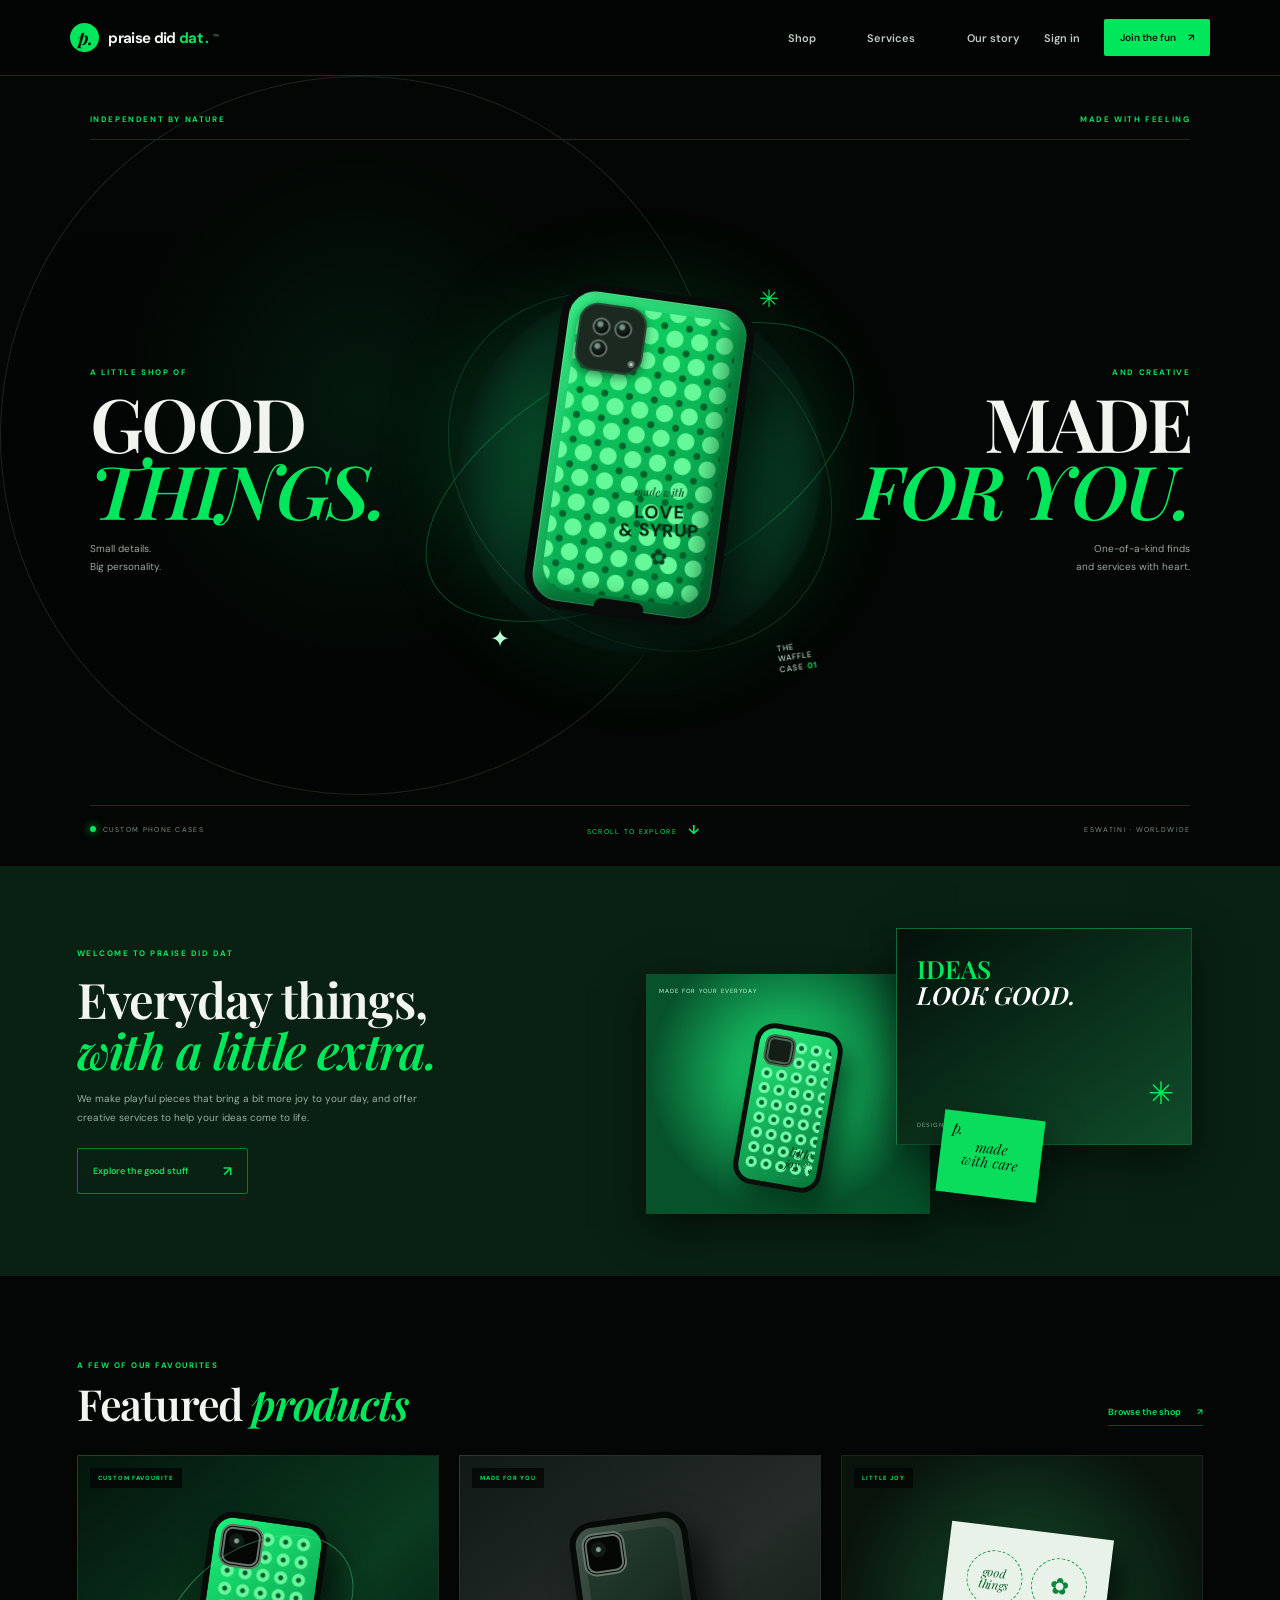
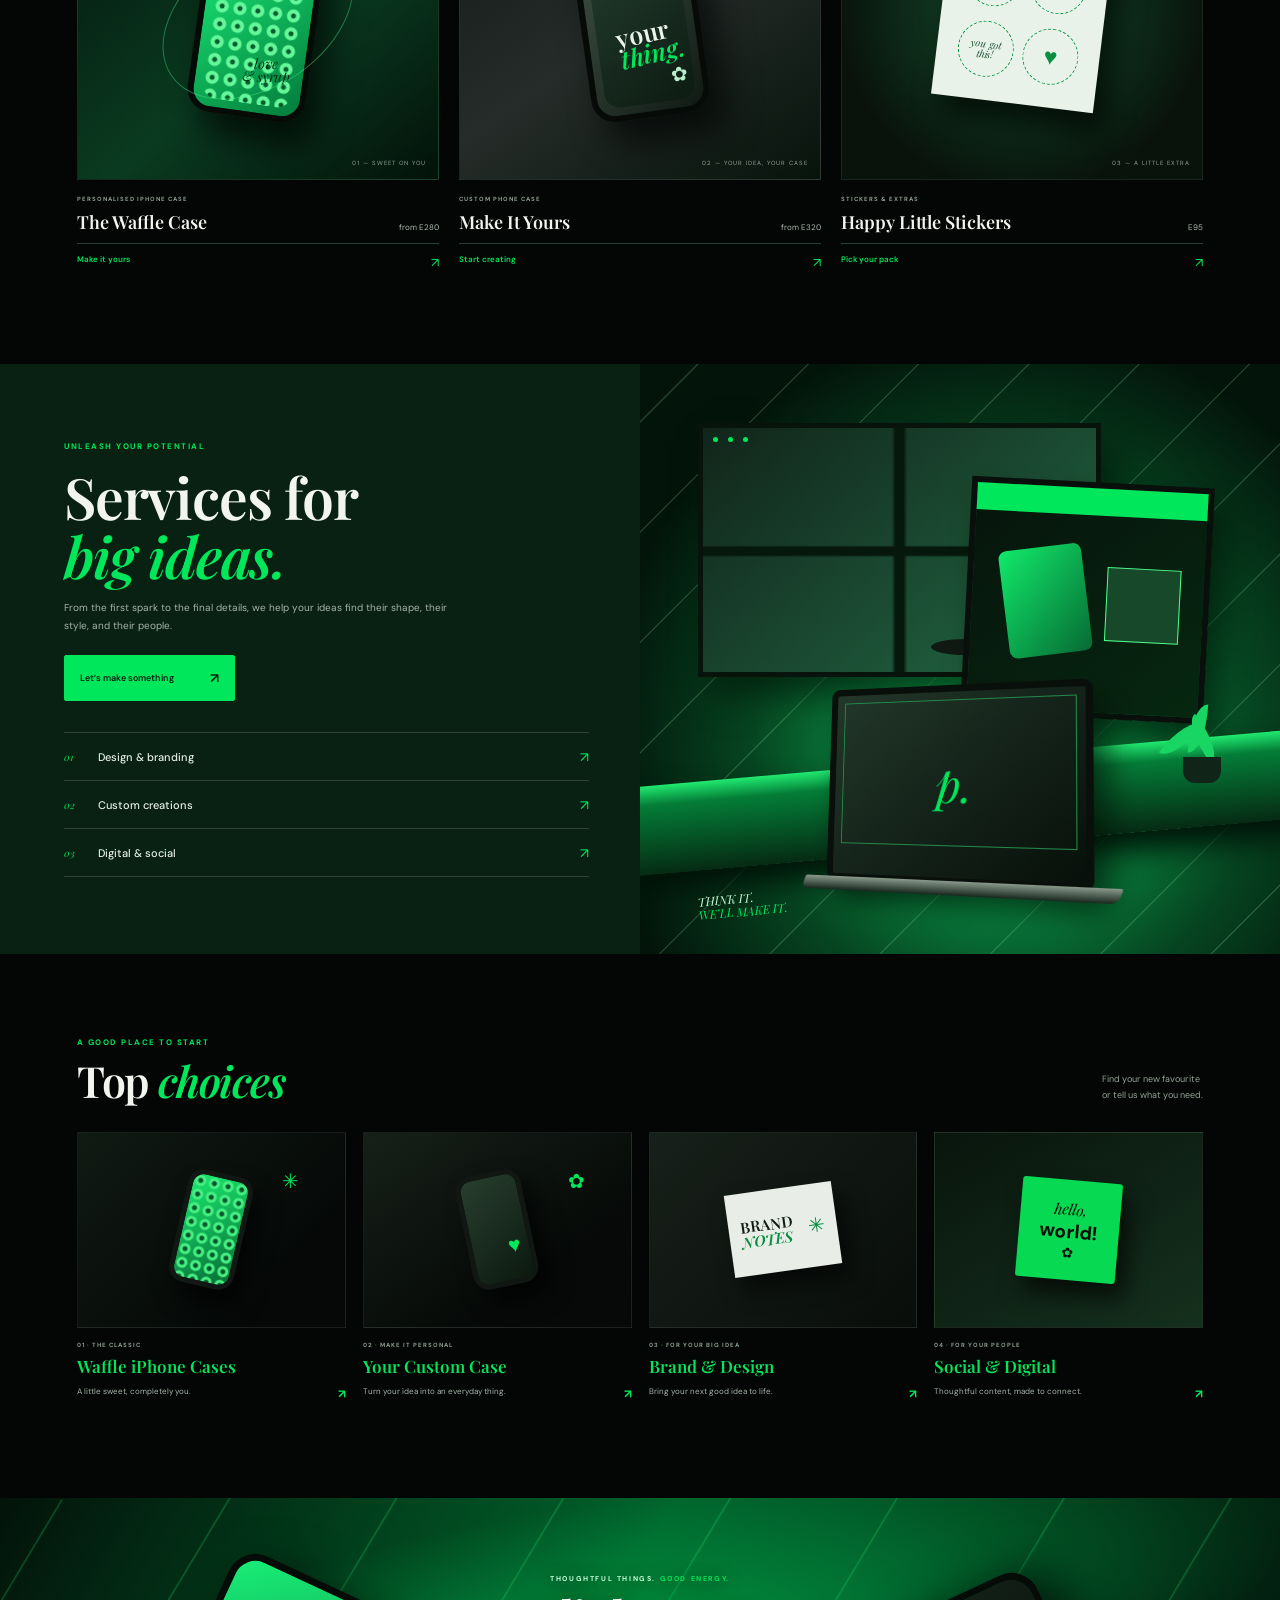
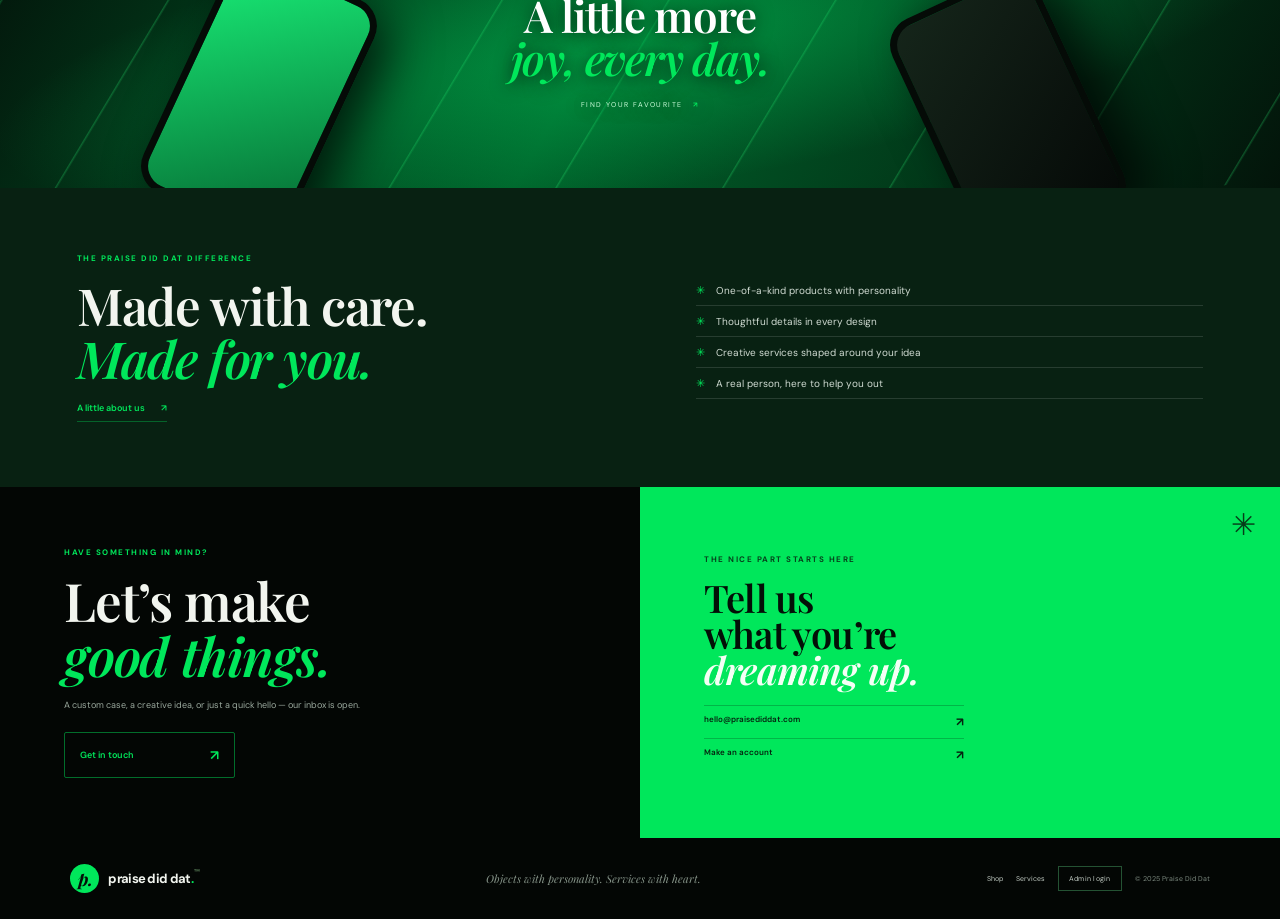
<file: praise did dat e commerce/index.html>
<!doctype html>
<html lang="en">
  <head>
    <meta charset="UTF-8" />
    <meta name="viewport" content="width=device-width, initial-scale=1.0" />
    <meta name="theme-color" content="#050806" />
    <meta name="description" content="Shop custom iPhone waffle cases and thoughtful creative services, all made with feeling by Praise Did Dat." />
    <title>Praise Did Dat — Made with feeling</title>
    <link rel="preconnect" href="https://fonts.googleapis.com" />
    <link rel="preconnect" href="https://fonts.gstatic.com" crossorigin />
    <link href="https://fonts.googleapis.com/css2?family=DM+Sans:wght@400;500;600;700&family=Playfair+Display:ital,wght@0,600;0,700;1,600;1,700&display=swap" rel="stylesheet" />
    <link rel="stylesheet" href="styles.css" />
    <script src="landing%20page.js" defer></script>
  </head>
  <body class="storefront neo-storefront">
    <header class="store-header neo-header">
      <a class="wordmark" href="#top" aria-label="Praise Did Dat trademark home"><span class="wordmark-icon">p.</span><span class="kinetic-wordmark" aria-hidden="true"><span class="kinetic-word">praise</span><span class="kinetic-word">did</span><span class="kinetic-word kinetic-green">dat</span><span class="wordmark-period">.</span><sup class="trademark-mark">™</sup></span></a>
      <nav class="store-nav" id="store-nav" aria-label="Main navigation"><a href="#shop">Shop</a><a href="#services">Services</a><a href="#about">Our story</a></nav>
      <div class="header-actions"><a class="sign-in-link" href="login.php">Sign in</a><a class="account-button" href="signup.php">Join the fun <span aria-hidden="true">↗</span></a></div>
      <button class="menu-toggle" type="button" aria-expanded="false" aria-controls="store-nav" aria-label="Open menu"><span></span><span></span></button>
    </header>

    <main id="top">
      <section class="neo-hero home-hero">
        <div class="neo-hero-top"><span class="neo-overline">INDEPENDENT BY NATURE</span><span class="neo-overline">MADE WITH FEELING</span></div>
        <div class="neo-hero-copy neo-copy-left"><p class="neo-mini-label">A LITTLE SHOP OF</p><h1>GOOD<br /><em>THINGS.</em></h1><p>Small details.<br />Big personality.</p></div>
        <div class="neo-hero-art" role="img" aria-label="A custom green waffle iPhone case"><div class="neo-hero-glow"></div><div class="neo-ring neo-ring-one"></div><div class="neo-ring neo-ring-two"></div><span class="neo-spark neo-spark-one">✳</span><span class="neo-spark neo-spark-two">✦</span>
          <div class="hero-phone-wrap"><div class="neo-phone"><div class="neo-camera"><i></i><i></i><i></i><b></b></div><div class="neo-waffle"></div><div class="neo-phone-copy"><small>made with</small><strong>LOVE<br />&amp; SYRUP</strong><span>✿</span></div><div class="neo-phone-notch"></div></div></div>
          <span class="neo-case-stamp">THE<br />WAFFLE<br />CASE <b>01</b></span>
        </div>
        <div class="neo-hero-copy neo-copy-right"><p class="neo-mini-label">AND CREATIVE</p><h2>MADE<br /><em>FOR YOU.</em></h2><p>One-of-a-kind finds<br />and services with heart.</p></div>
        <div class="neo-hero-bottom"><span><i></i> CUSTOM PHONE CASES</span><a href="#shop">SCROLL TO EXPLORE <b>↓</b></a><span>ESWATINI · WORLDWIDE</span></div>
      </section>

      <section class="neo-intro" id="about">
        <div class="neo-intro-copy"><p class="neo-section-label">WELCOME TO PRAISE DID DAT</p><h2>Everyday things,<br /><em>with a little extra.</em></h2><p>We make playful pieces that bring a bit more joy to your day, and offer creative services to help your ideas come to life.</p><a class="neo-button" href="#shop">Explore the good stuff <span>↗</span></a></div>
        <div class="neo-collage" aria-label="A showcase of our products and creative work"><div class="collage-card collage-case"><span class="collage-label">MADE FOR YOUR EVERYDAY</span><div class="collage-phone"><div class="collage-camera"></div><div class="collage-waffle"></div><span>little<br />joy <b>✳</b></span></div></div><div class="collage-card collage-design"><span>IDEAS<br /><em>LOOK GOOD.</em></span><i>✳</i><small>DESIGN · BRAND · CREATE</small></div><div class="collage-card collage-note"><b>p.</b><span>made<br />with care</span></div></div>
      </section>

      <section class="neo-products" id="shop">
        <div class="neo-section-head"><div><p class="neo-section-label">A FEW OF OUR FAVOURITES</p><h2>Featured <em>products</em></h2></div><a class="neo-inline-link" href="signup.html">Browse the shop <span>↗</span></a></div>
        <div class="neo-product-grid">
          <article class="neo-product reveal-card"><a class="neo-product-visual visual-waffle" href="signup.html" aria-label="Explore the iPhone Waffle Case"><span class="neo-badge">CUSTOM FAVOURITE</span><div class="catalog-phone catalog-phone-waffle"><i class="catalog-camera"></i><i class="catalog-waffle"></i><span>love<br />&amp; syrup</span></div><span class="visual-orbit"></span><span class="visual-caption">01 — SWEET ON YOU</span></a><div class="neo-product-info"><div><p>PERSONALISED IPHONE CASE</p><h3>The Waffle Case</h3></div><span>from E280</span></div><a class="neo-product-action" href="signup.html">Make it yours <b>↗</b></a></article>
          <article class="neo-product reveal-card"><a class="neo-product-visual visual-custom" href="signup.html" aria-label="Explore a custom phone case"><span class="neo-badge">MADE FOR YOU</span><div class="catalog-phone catalog-phone-custom"><i class="catalog-camera"></i><span class="custom-saying">your<br /><em>thing.</em></span><span class="custom-flower">✿</span></div><span class="visual-caption">02 — YOUR IDEA, YOUR CASE</span></a><div class="neo-product-info"><div><p>CUSTOM PHONE CASE</p><h3>Make It Yours</h3></div><span>from E320</span></div><a class="neo-product-action" href="signup.html">Start creating <b>↗</b></a></article>
          <article class="neo-product reveal-card"><a class="neo-product-visual visual-stickers" href="signup.html" aria-label="Explore happy little stickers"><span class="neo-badge">LITTLE JOY</span><div class="neo-sticker-sheet"><b>good<br />things</b><i>✿</i><span>you got<br />this!</span><em>♥</em></div><span class="visual-caption">03 — A LITTLE EXTRA</span></a><div class="neo-product-info"><div><p>STICKERS &amp; EXTRAS</p><h3>Happy Little Stickers</h3></div><span>E95</span></div><a class="neo-product-action" href="signup.html">Pick your pack <b>↗</b></a></article>
        </div>
      </section>

      <section class="neo-services" id="services">
        <div class="neo-service-copy"><p class="neo-section-label">UNLEASH YOUR POTENTIAL</p><h2>Services for<br /><em>big ideas.</em></h2><p>From the first spark to the final details, we help your ideas find their shape, their style, and their people.</p><a class="neo-button neo-button-light" href="mailto:hello@praisediddat.com">Let’s make something <span>↗</span></a><div class="neo-service-list"><div><span>01</span><b>Design &amp; branding</b><i>↗</i></div><div><span>02</span><b>Custom creations</b><i>↗</i></div><div><span>03</span><b>Digital &amp; social</b><i>↗</i></div></div></div>
        <div class="neo-service-art" aria-label="Creative studio illustration"><div class="studio-window"><span></span><span></span><span></span><i></i><b></b></div><div class="studio-screen"><div class="screen-top"></div><div class="screen-case"></div><div class="screen-panel"></div></div><div class="studio-table"></div><div class="studio-laptop"><span>p.</span><i></i></div><div class="studio-plant"><i></i><i></i><i></i><b></b></div><span class="studio-note">THINK IT.<br /><em>WE’LL MAKE IT.</em></span></div>
      </section>

      <section class="neo-choices">
        <div class="neo-section-head"><div><p class="neo-section-label">A GOOD PLACE TO START</p><h2>Top <em>choices</em></h2></div><p class="neo-head-aside">Find your new favourite<br />or tell us what you need.</p></div>
        <div class="neo-choice-grid">
          <a class="neo-choice reveal-card" href="signup.html"><div class="choice-art choice-phone"><div class="choice-device"></div><i>✳</i></div><p>01 · THE CLASSIC</p><h3>Waffle iPhone Cases</h3><span>A little sweet, completely you. <b>↗</b></span></a>
          <a class="neo-choice reveal-card" href="signup.html"><div class="choice-art choice-custom"><div class="choice-device"></div><i>✿</i></div><p>02 · MAKE IT PERSONAL</p><h3>Your Custom Case</h3><span>Turn your idea into an everyday thing. <b>↗</b></span></a>
          <a class="neo-choice reveal-card" href="mailto:hello@praisediddat.com"><div class="choice-art choice-design"><div class="choice-paper"><b>BRAND<br /><em>NOTES</em></b><i>✳</i></div></div><p>03 · FOR YOUR BIG IDEA</p><h3>Brand &amp; Design</h3><span>Bring your next good idea to life. <b>↗</b></span></a>
          <a class="neo-choice reveal-card" href="mailto:hello@praisediddat.com"><div class="choice-art choice-social"><div class="social-tile"><span>hello,</span><b>world!</b><i>✿</i></div></div><p>04 · FOR YOUR PEOPLE</p><h3>Social &amp; Digital</h3><span>Thoughtful content, made to connect. <b>↗</b></span></a>
        </div>
      </section>

      <section class="neo-manifesto" aria-label="Made for a little more joy"><div class="manifesto-glow"></div><div class="manifesto-object manifesto-case"></div><div class="manifesto-object manifesto-case-two"></div><div class="manifesto-words"><p>THOUGHTFUL THINGS. <span>GOOD ENERGY.</span></p><h2>A little more<br /><em>joy, every day.</em></h2><a href="#shop">FIND YOUR FAVOURITE <b>↗</b></a></div><span class="manifesto-orbit"></span></section>

      <section class="neo-why"><div class="why-heading"><p class="neo-section-label">THE PRAISE DID DAT DIFFERENCE</p><h2>Made with care.<br /><em>Made for you.</em></h2><a class="neo-inline-link" href="#about">A little about us <span>↗</span></a></div><ul class="why-list"><li><b>✳</b> One-of-a-kind products with personality</li><li><b>✳</b> Thoughtful details in every design</li><li><b>✳</b> Creative services shaped around your idea</li><li><b>✳</b> A real person, here to help you out</li></ul></section>

      <section class="neo-contact" id="contact"><div class="contact-dark"><p class="neo-section-label">HAVE SOMETHING IN MIND?</p><h2>Let’s make<br /><em>good things.</em></h2><p>A custom case, a creative idea, or just a quick hello — our inbox is open.</p><a class="neo-button" href="mailto:hello@praisediddat.com">Get in touch <span>↗</span></a></div><div class="contact-bright"><span class="contact-star">✳</span><p class="neo-section-label">THE NICE PART STARTS HERE</p><h3>Tell us<br />what you’re<br /><em>dreaming up.</em></h3><a href="mailto:hello@praisediddat.com">hello@praisediddat.com <b>↗</b></a><a href="signup.html">Make an account <b>↗</b></a></div></section>
    </main>

    <footer class="neo-footer"><a class="wordmark" href="#top" aria-label="Praise Did Dat trademark home"><span class="wordmark-icon">p.</span><span>praise did dat<span class="wordmark-period">.</span><sup class="trademark-mark">™</sup></span></a><p>Objects with personality. Services with heart.</p><div><a href="#shop">Shop</a><a href="#services">Services</a><a class="neo-admin-link" href="index.php?mode=admin">Admin login</a><span>© 2025 Praise Did Dat</span></div></footer>
  </body>
</html>
</file>
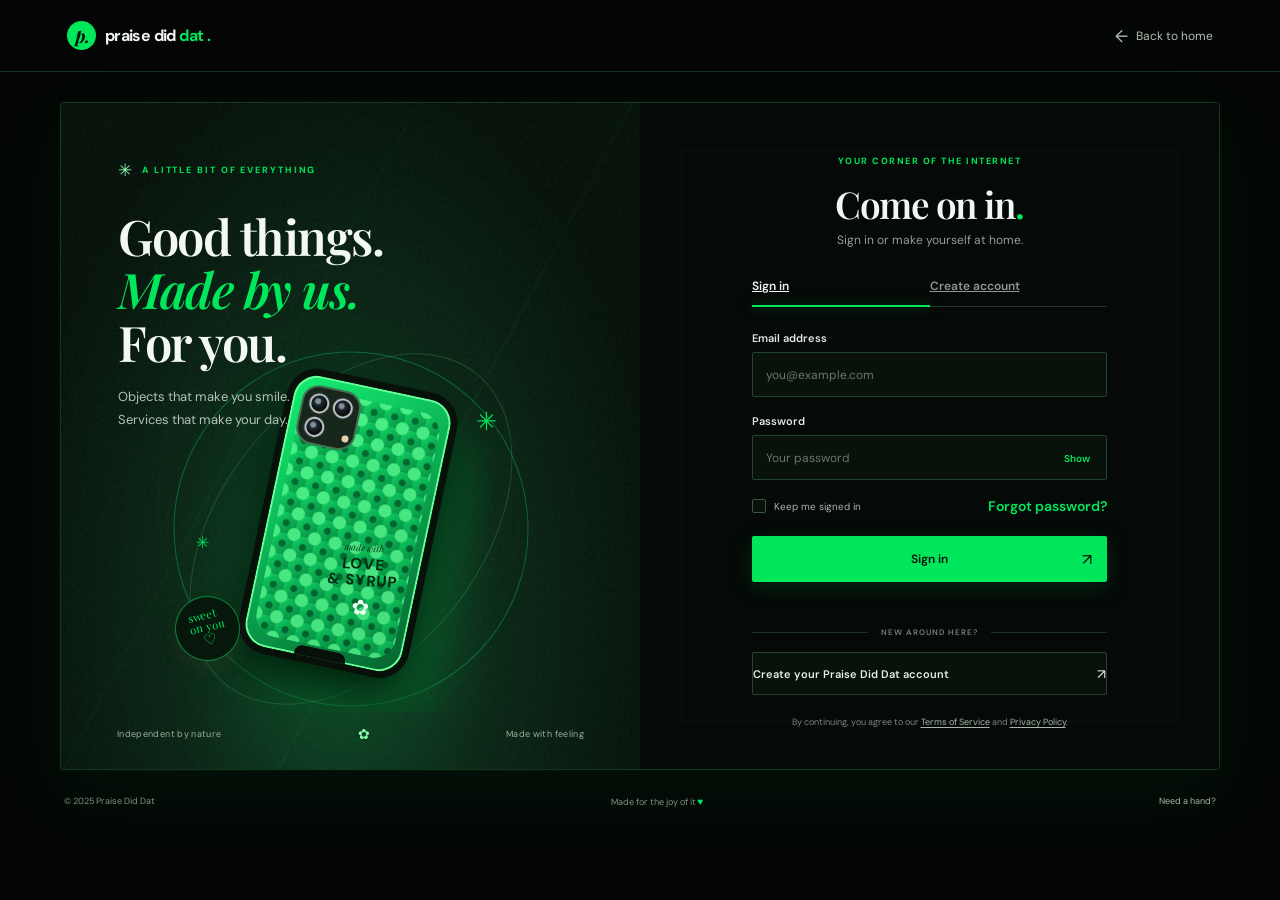
<file: praise did dat e commerce/login.html>
<!doctype html>
<html lang="en">
  <head>
    <meta charset="UTF-8" />
    <meta name="viewport" content="width=device-width, initial-scale=1.0" />
    <meta name="theme-color" content="#f8f5ef" />
    <title>Sign in — Praise Did Dat</title>
    <link rel="preconnect" href="https://fonts.googleapis.com" />
    <link rel="preconnect" href="https://fonts.gstatic.com" crossorigin />
    <link href="https://fonts.googleapis.com/css2?family=DM+Sans:wght@400;500;600;700&family=Playfair+Display:ital,wght@0,600;0,700;1,600;1,700&display=swap" rel="stylesheet" />
    <link rel="stylesheet" href="styles.css" />
    <script src="account-preview.js" defer></script>
  </head>
  <body class="auth-future">
    <header class="topbar"><a class="wordmark" href="index.html" aria-label="Praise Did Dat home"><span class="wordmark-icon">p.</span><span class="kinetic-wordmark" aria-hidden="true"><span class="kinetic-word">praise</span><span class="kinetic-word">did</span><span class="kinetic-word kinetic-green">dat</span><span class="wordmark-period">.</span></span></a><a class="back-link" href="index.html"><span aria-hidden="true">←</span><span>Back to home</span></a></header>
    <main class="page-shell" id="home">
      <section class="welcome-panel" aria-label="Welcome to Praise Did Dat"><div class="panel-grain"></div><div class="panel-copy"><p class="eyebrow"><span class="eyebrow-star">✳</span> A little bit of everything</p><h1>Good things.<br /><em>Made by us.</em><br />For you.</h1><p class="panel-description">Objects that make you smile.<br />Services that make your day.</p></div><div class="product-scene" aria-hidden="true"><div class="scene-orbit orbit-one"></div><div class="scene-orbit orbit-two"></div><span class="sparkle sparkle-one">✳</span><span class="sparkle sparkle-two">✳</span><div class="phone-shadow"></div><div class="phone"><div class="phone-camera"><span></span><span></span><span></span><i></i></div><div class="waffle-grid"></div><div class="case-label"><span>made with</span><strong>LOVE<br />&amp; SYRUP</strong><i>✿</i></div><div class="phone-cutout"></div></div><div class="sticker">sweet<br />on you <span>♡</span></div></div><div class="panel-footer"><span>Independent by nature</span><span class="footer-flower">✿</span><span>Made with feeling</span></div></section>
      <section class="auth-panel" aria-labelledby="auth-heading"><div class="auth-wrap">
        <div class="mobile-mark"><span class="wordmark-icon">p.</span> praise did dat<span class="wordmark-period">.</span></div>
        <div class="auth-intro"><p class="eyebrow auth-eyebrow">YOUR CORNER OF THE INTERNET</p><h2 id="auth-heading">Come on in<span class="heading-dot">.</span></h2><p class="auth-subtitle">Sign in or make yourself at home.</p></div>
        <nav class="auth-tabs" aria-label="Account access"><a class="auth-tab is-active" href="login.html" aria-current="page">Sign in</a><a class="auth-tab" href="signup.html">Create account</a><span class="tab-indicator"></span></nav>
        <form class="preview-form" method="post" action="index.php" data-mode="login">
          <label class="field"><span>Email address</span><input name="email" type="email" placeholder="you@example.com" autocomplete="email" required /></label>
          <label class="field password-field"><span>Password</span><span class="password-wrap"><input name="password" type="password" placeholder="Your password" autocomplete="current-password" required minlength="8" /><button class="show-password" type="button" aria-label="Show password">Show</button></span></label>
          <div class="form-extras"><label class="remember"><input type="checkbox" name="remember" /><span class="custom-check"></span><span>Keep me signed in</span></label><a class="text-link" href="mailto:hello@praisediddat.com?subject=Password%20help">Forgot password?</a></div>
          <button class="submit-button" type="submit"><span>Sign in</span><span class="submit-arrow" aria-hidden="true">↗</span></button>
          <p class="form-message" role="status" aria-live="polite"></p>
        </form>
        <div class="divider"><span></span><p>NEW AROUND HERE?</p><span></span></div><a class="social-button account-alternate" href="signup.html">Create your Praise Did Dat account <span>↗</span></a>
        <p class="auth-legal">By continuing, you agree to our <a href="#terms">Terms of Service</a> and <a href="#privacy">Privacy Policy</a>.</p>
      </div></section>
    </main>
    <footer class="site-footer"><span>© 2025 Praise Did Dat</span><span>Made for the joy of it <b>♥</b></span><div class="footer-links"><a href="mailto:hello@praisediddat.com">Need a hand?</a></div></footer>
  </body>
</html>
</file>
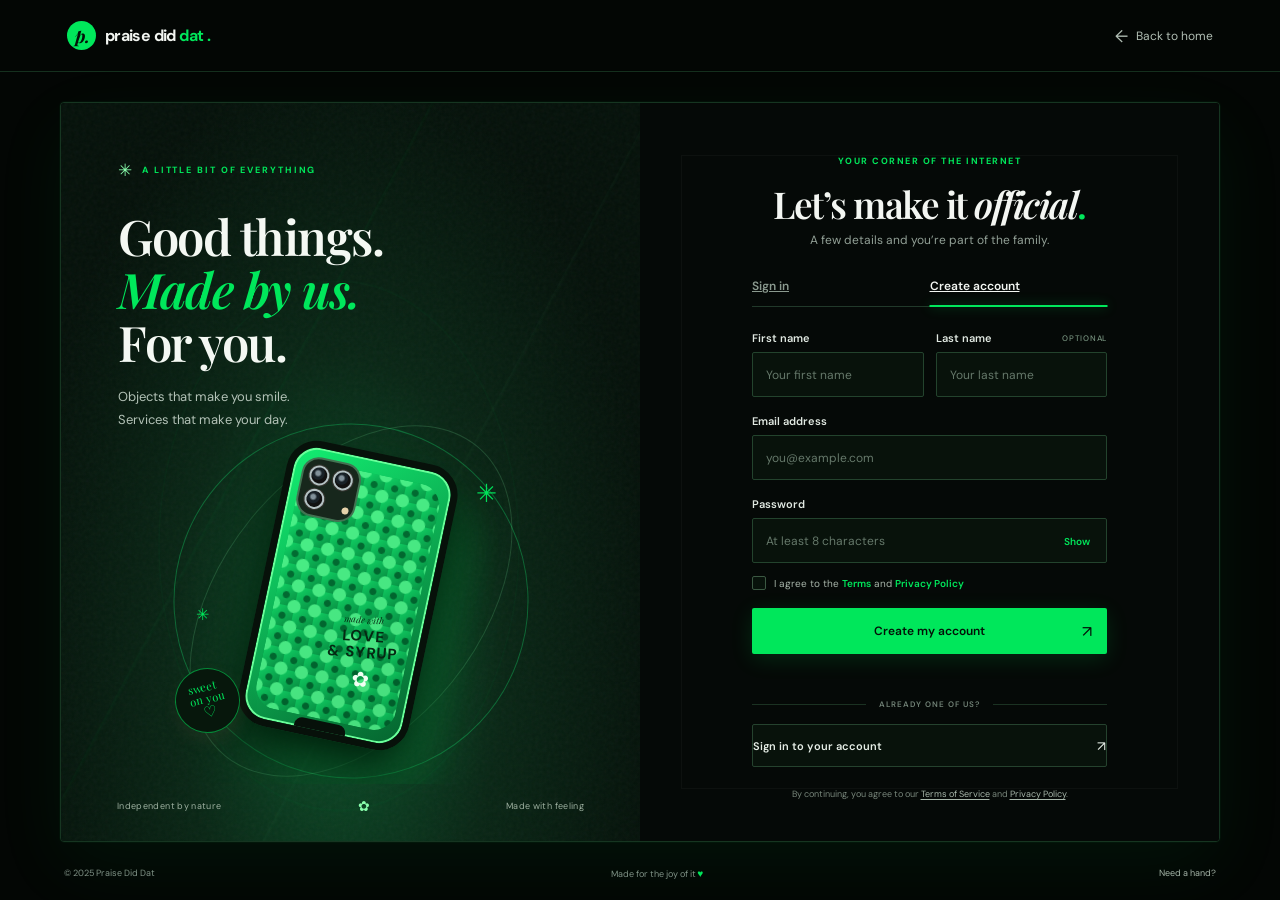
<file: praise did dat e commerce/signup.html>
<!doctype html>
<html lang="en">
  <head>
    <meta charset="UTF-8" />
    <meta name="viewport" content="width=device-width, initial-scale=1.0" />
    <meta name="theme-color" content="#f8f5ef" />
    <title>Create account — Praise Did Dat</title>
    <link rel="preconnect" href="https://fonts.googleapis.com" />
    <link rel="preconnect" href="https://fonts.gstatic.com" crossorigin />
    <link href="https://fonts.googleapis.com/css2?family=DM+Sans:wght@400;500;600;700&family=Playfair+Display:ital,wght@0,600;0,700;1,600;1,700&display=swap" rel="stylesheet" />
    <link rel="stylesheet" href="styles.css" />
    <script src="account-preview.js" defer></script>
  </head>
  <body class="auth-future">
    <header class="topbar"><a class="wordmark" href="index.html" aria-label="Praise Did Dat home"><span class="wordmark-icon">p.</span><span class="kinetic-wordmark" aria-hidden="true"><span class="kinetic-word">praise</span><span class="kinetic-word">did</span><span class="kinetic-word kinetic-green">dat</span><span class="wordmark-period">.</span></span></a><a class="back-link" href="index.html"><span aria-hidden="true">←</span><span>Back to home</span></a></header>
    <main class="page-shell" id="home">
      <section class="welcome-panel" aria-label="Welcome to Praise Did Dat"><div class="panel-grain"></div><div class="panel-copy"><p class="eyebrow"><span class="eyebrow-star">✳</span> A little bit of everything</p><h1>Good things.<br /><em>Made by us.</em><br />For you.</h1><p class="panel-description">Objects that make you smile.<br />Services that make your day.</p></div><div class="product-scene" aria-hidden="true"><div class="scene-orbit orbit-one"></div><div class="scene-orbit orbit-two"></div><span class="sparkle sparkle-one">✳</span><span class="sparkle sparkle-two">✳</span><div class="phone-shadow"></div><div class="phone"><div class="phone-camera"><span></span><span></span><span></span><i></i></div><div class="waffle-grid"></div><div class="case-label"><span>made with</span><strong>LOVE<br />&amp; SYRUP</strong><i>✿</i></div><div class="phone-cutout"></div></div><div class="sticker">sweet<br />on you <span>♡</span></div></div><div class="panel-footer"><span>Independent by nature</span><span class="footer-flower">✿</span><span>Made with feeling</span></div></section>
      <section class="auth-panel is-signup" aria-labelledby="auth-heading"><div class="auth-wrap">
        <div class="mobile-mark"><span class="wordmark-icon">p.</span> praise did dat<span class="wordmark-period">.</span></div>
        <div class="auth-intro"><p class="eyebrow auth-eyebrow">YOUR CORNER OF THE INTERNET</p><h2 id="auth-heading">Let’s make it <em>official</em><span class="heading-dot">.</span></h2><p class="auth-subtitle">A few details and you’re part of the family.</p></div>
        <nav class="auth-tabs signup-active" aria-label="Account access"><a class="auth-tab" href="login.html">Sign in</a><a class="auth-tab is-active" href="signup.html" aria-current="page">Create account</a><span class="tab-indicator"></span></nav>
        <form class="preview-form" method="post" action="index.php" data-mode="signup">
          <div class="name-fields"><label class="field"><span>First name</span><input name="firstName" type="text" placeholder="Your first name" autocomplete="given-name" required /></label><label class="field"><span>Last name <small>OPTIONAL</small></span><input name="lastName" type="text" placeholder="Your last name" autocomplete="family-name" /></label></div>
          <label class="field"><span>Email address</span><input name="email" type="email" placeholder="you@example.com" autocomplete="email" required /></label>
          <label class="field password-field"><span>Password</span><span class="password-wrap"><input name="password" type="password" placeholder="At least 8 characters" autocomplete="new-password" required minlength="8" /><button class="show-password" type="button" aria-label="Show password">Show</button></span></label>
          <label class="terms-check"><input type="checkbox" name="terms" required /><span class="custom-check"></span><span>I agree to the <a class="text-link" href="#terms">Terms</a> and <a class="text-link" href="#privacy">Privacy Policy</a></span></label>
          <button class="submit-button" type="submit"><span>Create my account</span><span class="submit-arrow" aria-hidden="true">↗</span></button>
          <p class="form-message" role="status" aria-live="polite"></p>
        </form>
        <div class="divider"><span></span><p>ALREADY ONE OF US?</p><span></span></div><a class="social-button account-alternate" href="login.html">Sign in to your account <span>↗</span></a>
        <p class="auth-legal">By continuing, you agree to our <a href="#terms">Terms of Service</a> and <a href="#privacy">Privacy Policy</a>.</p>
      </div></section>
    </main>
    <footer class="site-footer"><span>© 2025 Praise Did Dat</span><span>Made for the joy of it <b>♥</b></span><div class="footer-links"><a href="mailto:hello@praisediddat.com">Need a hand?</a></div></footer>
  </body>
</html>
</file>
<file: praise did dat e commerce/styles.css>
@import url('https://fonts.googleapis.com/css2?family=DM+Sans:wght@400;500;600;700&family=Playfair+Display:ital,wght@0,600;0,700;1,600;1,700&display=swap');

:root {
  font-family: 'DM Sans', sans-serif;
  color: #292820;
  background: #f8f5ef;
  font-synthesis: none;
  text-rendering: optimizeLegibility;
  -webkit-font-smoothing: antialiased;
  -moz-osx-font-smoothing: grayscale;
  font-size: 14px;
  --ink: #292820;
  --loki-green: #274d3b;
  --leaf-green: #527451;
  --line: #e9e5dc;
}
* { box-sizing: border-box; }
body { margin: 0; min-width: 320px; min-height: 100vh; }
.topbar { height: 72px; padding: 0 5.25%; display: flex; align-items: center; justify-content: space-between; border-bottom: 1px solid #eeebe4; background: #f8f5ef; }
.wordmark { text-decoration: none; color: var(--ink); font-weight: 700; font-size: 16px; letter-spacing: -.7px; display: flex; align-items: center; gap: 9px; }
.wordmark-icon, .mobile-mark .wordmark-icon { display: grid; place-items: center; width: 29px; height: 29px; border-radius: 50%; background: var(--loki-green); color: #fffaf4; font-family: 'Playfair Display', serif; font-size: 18px; font-style: italic; letter-spacing: -1.5px; }
.wordmark-period { color: var(--leaf-green); }
.trademark-mark { color: var(--leaf-green); font: 700 7px/1 'DM Sans',sans-serif; margin-left: 1px; position: relative; top: -4px; }
.kinetic-wordmark { display: inline-flex; align-items: baseline; gap: .23em; white-space: nowrap; }
.kinetic-word { display: inline-block; transform-origin: 50% 85%; animation: kinetic-word-bounce 3.6s cubic-bezier(.2,.7,.25,1) infinite; }
.kinetic-word:nth-child(2) { animation-delay: .14s; }
.kinetic-word:nth-child(3) { animation-delay: .28s; }
.kinetic-green { color: var(--leaf-green); }
@keyframes kinetic-word-bounce {
  0%, 7%, 100% { transform: translateY(0) rotate(0) scale(1); }
  2.5% { transform: translateY(-4px) rotate(-4deg) scale(1.06); }
  5% { transform: translateY(1px) rotate(2deg) scale(.98); }
}
.back-link { color: #79766c; text-decoration: none; font-size: 12px; display: flex; gap: 8px; align-items: center; }
.back-link span:first-child { font-size: 17px; transition: transform .2s; }
.back-link:hover span:first-child { transform: translateX(-3px); }
.page-shell { width: min(1160px, calc(100% - 80px)); min-height: 660px; margin: 35px auto 26px; display: grid; grid-template-columns: 1fr 1fr; background: #fffdfa; border-radius: 7px; overflow: hidden; box-shadow: 0 20px 65px #38301a0d; }
.welcome-panel { position: relative; overflow: hidden; min-height: 660px; padding: 56px 57px 27px; background: var(--loki-green); color: #fffaf2; isolation: isolate; }
.panel-grain { position: absolute; inset: 0; z-index: -1; opacity: .23; background-image: url("data:image/svg+xml,%3Csvg viewBox='0 0 180 180' xmlns='http://www.w3.org/2000/svg'%3E%3Cfilter id='n'%3E%3CfeTurbulence type='fractalNoise' baseFrequency='.85' numOctaves='3' stitchTiles='stitch'/%3E%3C/filter%3E%3Crect width='100%25' height='100%25' filter='url(%23n)' opacity='.2'/%3E%3C/svg%3E"); }
.panel-copy { position: relative; z-index: 3; }
.eyebrow { font-size: 9px; letter-spacing: 1.9px; text-transform: uppercase; font-weight: 700; display: flex; align-items: center; gap: 8px; margin: 0; color: #fffaf2; }
.eyebrow-star { font-size: 17px; color: #fff1bd; }
h1, h2 { font-family: 'Playfair Display', Georgia, serif; letter-spacing: -1.5px; }
h1 { font-size: 49px; line-height: 1.08; margin: 29px 0 16px; font-weight: 600; }
h1 em { font-weight: 600; color: #fff0be; }
.panel-description { font-size: 13px; line-height: 1.8; color: #fffaf2c9; margin: 0; }
.product-scene { position: absolute; width: 100%; height: 380px; left: 0; bottom: 57px; overflow: hidden; }
.scene-orbit { position: absolute; border: 1px solid #fff6e34f; border-radius: 50%; width: 355px; height: 355px; left: 50%; top: 52%; transform: translate(-50%, -50%) rotate(-25deg); }
.orbit-two { width: 260px; height: 400px; transform: translate(-50%, -50%) rotate(39deg); border-color: #fff5e32c; }
.phone-shadow { position: absolute; width: 179px; height: 294px; left: calc(50% - 83px); top: 62px; background: #8f4f3f50; filter: blur(22px); border-radius: 39px; transform: rotate(12deg) translate(12px, 18px); }
.phone { position: absolute; width: 174px; height: 291px; left: calc(50% - 90px); top: 46px; border-radius: 31px; border: 7px solid #4c4841; background: linear-gradient(135deg, #f7d28e 0%, #d4a76c 100%); box-shadow: inset 0 0 0 2px #fff5d4, 0 20px 35px #75483b44; transform: rotate(12deg); overflow: hidden; }
.waffle-grid { position: absolute; inset: 14px 9px 12px; border-radius: 22px; background: linear-gradient(135deg, #e9c58a, #c99a5e); background-image: radial-gradient(ellipse at 50% 50%, #b3824e 0 3px, transparent 4px), radial-gradient(ellipse at 50% 50%, #f8dba4 0 6px, transparent 7px); background-size: 21px 21px; background-position: 0 0, 10px 10px; opacity: .83; }
.phone-camera { position: absolute; z-index: 2; left: 9px; top: 9px; width: 60px; height: 60px; background: #555047; border: 2px solid #e6c68d; border-radius: 17px; display: grid; grid-template-columns: 20px 20px; grid-template-rows: 20px 20px; align-content: center; justify-content: center; gap: 4px; }
.phone-camera span { border-radius: 50%; border: 2px solid #b5c2c4; background: radial-gradient(circle at 40% 38%, #81919a 0 2px, #182127 4px 6px, #111 7px); box-shadow: 0 0 0 1px #36342f; }
.phone-camera i { position: absolute; width: 7px; height: 7px; border-radius: 50%; background: #e5d2aa; right: 4px; bottom: 7px; }
.case-label { position: absolute; z-index: 1; right: 19px; bottom: 46px; display: flex; align-items: center; flex-direction: column; color: #6d4734; transform: rotate(-8deg); }
.case-label span { font-family: 'Playfair Display', serif; font-size: 9px; font-style: italic; }
.case-label strong { font-size: 15px; text-align: center; line-height: 1.05; letter-spacing: 1px; margin: 4px 0; }
.case-label i { font-style: normal; color: var(--leaf-green); font-size: 21px; }
.phone-cutout { position: absolute; z-index: 4; width: 52px; height: 12px; left: 50%; bottom: -2px; transform: translateX(-50%); background: #4c4841; border-radius: 8px 8px 0 0; }
.sparkle { position: absolute; color: #fff5cf; }
.sparkle-one { left: calc(50% + 125px); top: 73px; font-size: 25px; }
.sparkle-two { left: calc(50% - 155px); top: 200px; font-size: 16px; }
.sparkle-three { left: calc(50% + 117px); top: 258px; font-size: 18px; }
.product-note { position: absolute; top: 213px; left: calc(50% + 108px); font-family: 'Playfair Display', serif; font-size: 12px; line-height: 1.4; color: #fffaf2; transform: rotate(5deg); }
.product-note em { color: #fff0be; }
.note-line { position: absolute; left: -31px; top: -6px; width: 28px; height: 30px; border-top: 1px solid #fffaf2a3; border-radius: 50%; transform: rotate(30deg); }
.sticker { position: absolute; left: calc(50% - 176px); bottom: 51px; width: 65px; height: 65px; border-radius: 50%; background: #fff1cf; color: #b9655d; display: flex; justify-content: center; align-items: center; flex-direction: column; font-family: 'Playfair Display', serif; font-size: 11px; line-height: 1.04; box-shadow: 0 8px 17px #76483a26; transform: rotate(-13deg); }
.sticker span { font-size: 15px; }
.panel-footer { position: absolute; bottom: 26px; left: 56px; right: 56px; display: flex; justify-content: space-between; align-items: center; font-size: 9px; letter-spacing: .35px; color: #fffaf2bb; }
.footer-flower { color: #fff1c2; font-size: 14px; }
.auth-panel { display: flex; justify-content: center; align-items: center; padding: 55px 48px 38px; }
.auth-wrap { width: 100%; max-width: 355px; }
.mobile-mark { display: none; }
.auth-intro { text-align: center; }
.auth-eyebrow { justify-content: center; color: var(--leaf-green); font-size: 9px; letter-spacing: 1.5px; }
.auth-intro h2 { font-size: 37px; font-weight: 600; margin: 15px 0 6px; line-height: 1.2; }
.heading-dot { color: var(--leaf-green); }
.auth-subtitle { font-size: 12px; color: #8a877e; margin: 0; }
.auth-tabs { position: relative; display: grid; grid-template-columns: 1fr 1fr; margin: 30px 0 24px; border-bottom: 1px solid var(--line); }
.auth-tab { font: 600 12px 'DM Sans', sans-serif; color: #99958b; background: transparent; border: 0; padding: 0 0 12px; cursor: pointer; transition: color .2s; }
.auth-tab.is-active { color: #39372f; }
.tab-indicator { height: 2px; background: var(--leaf-green); width: 50%; position: absolute; bottom: -1px; left: 0; transition: transform .25s cubic-bezier(.2, .7, .2, 1); }
.auth-tabs.signup-active .tab-indicator { transform: translateX(100%); }
.field { display: block; margin-bottom: 17px; }
.field > span:first-child { display: flex; align-items: center; justify-content: space-between; font-size: 11px; font-weight: 600; margin-bottom: 7px; }
.field small { font-size: 8px; letter-spacing: .7px; color: #a9a59a; font-weight: 500; }
.field input { width: 100%; height: 45px; border: 1px solid #e8e4db; border-radius: 3px; background: #fffdfa; padding: 0 13px; font: 12px 'DM Sans', sans-serif; color: var(--ink); outline: none; transition: border .2s, box-shadow .2s; }
.field input::placeholder { color: #b4b0a7; }
.field input:focus { border-color: var(--leaf-green); box-shadow: 0 0 0 3px #5274511c; }
.password-wrap { position: relative; display: block; }
.password-wrap input { padding-right: 55px; }
.show-password { position: absolute; right: 11px; top: 50%; transform: translateY(-50%); background: none; border: 0; color: var(--leaf-green); font: 600 10px 'DM Sans', sans-serif; cursor: pointer; }
.field-error { display: block; color: #bb554e; font-size: 10px; margin-top: 4px; min-height: 0; }
.field-error:empty { display: none; }
.field.has-error input { border-color: #c36c64; }
.name-fields { display: grid; grid-template-columns: 1fr 1fr; gap: 12px; }
.form-extras { display: flex; align-items: center; justify-content: space-between; margin: 2px 0 21px; }
.remember, .terms-check { display: flex; align-items: center; gap: 8px; font-size: 10px; color: #77746b; cursor: pointer; }
.remember input, .terms-check input { position: absolute; opacity: 0; }
.custom-check { width: 14px; height: 14px; border: 1px solid #d9d4ca; border-radius: 3px; flex: 0 0 14px; position: relative; background: #fffdfa; }
.remember input:checked + .custom-check, .terms-check input:checked + .custom-check { background: var(--leaf-green); border-color: var(--leaf-green); }
.remember input:checked + .custom-check:after, .terms-check input:checked + .custom-check:after { content: '✓'; position: absolute; color: white; font-size: 10px; left: 2px; top: -1px; }
.text-link { color: var(--leaf-green); text-decoration: none; font-weight: 600; }
.text-link:hover, .auth-legal a:hover, .footer-links a:hover { text-decoration: underline; }
.forgot-link { font-size: 10px; }
.terms-check { margin: -4px 0 18px; }
.terms-check a { position: relative; }
.submit-button { width: 100%; height: 46px; border: 0; background: #302e29; color: #fffaf3; border-radius: 3px; font: 600 12px 'DM Sans', sans-serif; display: flex; align-items: center; justify-content: center; position: relative; cursor: pointer; transition: background .2s, transform .2s; }
.submit-button:hover { background: #48443c; transform: translateY(-1px); }
.submit-arrow { position: absolute; right: 15px; font-size: 16px; font-weight: 400; }
.form-message { text-align: center; min-height: 15px; margin: 9px 0 0; font-size: 10px; color: #65815e; }
.form-message.error-message { color: #bb554e; }
.divider { display: flex; align-items: center; gap: 13px; margin: 21px 0 15px; }
.divider span { height: 1px; flex: 1; background: var(--line); }
.divider p { font-size: 8px; color: #a5a094; letter-spacing: 1px; font-weight: 600; white-space: nowrap; margin: 0; }
.social-button { width: 100%; height: 43px; background: #fffdfa; border: 1px solid #e8e4dc; border-radius: 3px; display: flex; align-items: center; justify-content: center; gap: 10px; font: 600 11px 'DM Sans', sans-serif; color: #48453d; cursor: pointer; transition: border .2s, background .2s; }
.social-button:hover { background: #fcf9f4; border-color: #cfc8bb; }
.social-button svg { width: 15px; height: 15px; }
.auth-legal { font-size: 9px; text-align: center; color: #a09c91; line-height: 1.7; margin: 20px 0 0; }
.auth-legal a { color: #79756b; text-decoration: underline; text-underline-offset: 2px; }
.site-footer { width: min(1160px, calc(100% - 80px)); margin: 0 auto 18px; padding: 0 4px; display: flex; align-items: center; justify-content: space-between; color: #98948a; font-size: 9px; }
.site-footer b { color: var(--leaf-green); font-size: 10px; }
.footer-links { display: flex; gap: 19px; }
.footer-links a { color: #7e7a70; text-decoration: none; }
.auth-panel.is-signup .remember, .auth-panel.is-signup .forgot-link, .auth-panel.is-signup .form-extras { display: none; }
.auth-panel.is-signup .terms-check { display: flex; }
.auth-panel.is-signup .auth-wrap { max-width: 355px; }
.auth-panel [hidden] { display: none !important; }
.account-alternate { display: flex; align-items: center; text-decoration: none; }
.account-alternate span { margin-left: auto; font-size: 14px; font-weight: 400; }
@media (min-width: 1400px) {
  .page-shell { margin-top: 46px; }
  .welcome-panel, .page-shell { min-height: 700px; }
  .welcome-panel { padding-top: 65px; }
  .product-scene { bottom: 64px; transform: scale(1.08); transform-origin: center bottom; }
  .auth-panel { padding-top: 60px; }
}
@media (max-width: 850px) {
  .page-shell { width: min(650px, calc(100% - 40px)); grid-template-columns: 1fr; margin-top: 20px; }
  .welcome-panel { min-height: 275px; padding: 34px 35px; }
  .panel-copy h1 { font-size: 36px; margin: 17px 0 10px; }
  .panel-description { font-size: 11px; }
  .product-scene { width: 48%; height: 100%; left: auto; right: 0; bottom: 0; transform: scale(.75); transform-origin: right bottom; }
  .panel-footer { left: 35px; right: 35px; bottom: 16px; }
  .auth-panel { padding: 40px; }
  .site-footer { width: calc(100% - 40px); }
}
@media (max-width: 520px) {
  .topbar { height: 60px; padding: 0 20px; }
  .back-link { font-size: 11px; }
  .page-shell { width: 100%; margin: 0; display: flex; flex-direction: column; border-radius: 0; box-shadow: none; }
  .welcome-panel { display: none; }
  .auth-panel { padding: 34px 25px 32px; align-items: flex-start; min-height: calc(100vh - 120px); }
  .auth-wrap { max-width: 390px; margin: auto; }
  .mobile-mark { display: flex; align-items: center; justify-content: center; gap: 8px; font-weight: 700; letter-spacing: -.5px; font-size: 14px; margin-bottom: 36px; }
  .mobile-mark .wordmark-icon { width: 26px; height: 26px; font-size: 16px; }
  .auth-intro h2 { font-size: 34px; }
  .auth-tabs { margin-top: 26px; }
  .site-footer { width: calc(100% - 40px); margin: 0 auto; padding: 15px 0 18px; gap: 9px; font-size: 8px; }
  .footer-links { gap: 10px; }
  .auth-legal { margin-top: 16px; }
  .field input { height: 46px; }
}

/* Separate Vans customer storefront: a red, white, and black visual system. */
.customer-header-actions .customer-vans-link { min-height: 34px; padding: 0 12px; display: inline-flex; align-items: center; gap: 8px; color: #fff; background: #e2231a; border: 1px solid #e2231a; text-decoration: none; font-weight: 700; }
.customer-header-actions .customer-vans-link:hover { color: #e2231a; background: transparent; }
.customer-welcome-links .customer-vans-button { color: #f3f5f4; font-size: 9px; text-decoration: none; border-bottom: 1px solid #e2231a; padding-bottom: 5px; }
.pdd-product-filters { margin: -5px 0 21px; display: flex; flex-wrap: wrap; gap: 8px; }
.pdd-product-filters button { min-height: 30px; padding: 0 13px; border: 1px solid #35543c; border-radius: 2px; color: #c5d0c7; background: #07110a; font: 700 8px 'DM Sans',sans-serif; cursor: pointer; transition: color .18s,background .18s,border-color .18s; }
.pdd-product-filters button:hover,.pdd-product-filters button.is-selected { color: #031007; background: var(--customer-green); border-color: var(--customer-green); }
#pdd-product-grid [data-product-category][hidden] { display: none; }
.pdd-products-empty { margin: 0; padding: 20px; color: #94a398; border: 1px dashed #294330; font-size: 10px; }
.vans-cart-page { --customer-green: #e2231a; color: #191919; background: #fff; }.vans-cart-page .customer-header { color: #111; background: #fff; border-color: #e4e4e4; }.vans-cart-page .customer-brand,.vans-cart-page .customer-header nav a,.vans-cart-page .customer-header-actions > a { color: #111; }.vans-cart-page .customer-brand-mark { color: white; background: #e2231a; }.vans-cart-page .customer-page-main > h1,.vans-cart-page .customer-cart-summary h2,.vans-cart-page .customer-checkout-side h2,.vans-cart-page .customer-checkout-items > h2 { color: #161616; }.vans-cart-page .customer-page-lede,.vans-cart-page .customer-cart-detail > span,.vans-cart-page .customer-cart-summary small,.vans-cart-page .customer-checkout-side > p:not(.customer-kicker) { color: #5f5f5f; }.vans-cart-page .customer-cart-items,.vans-cart-page .customer-cart-summary,.vans-cart-page .customer-checkout-items,.vans-cart-page .customer-checkout-side,.vans-cart-page .customer-order-card { background: #fff; border-color: #ddd; }.vans-cart-page .customer-cart-detail h2,.vans-cart-page .customer-cart-total,.vans-cart-page .customer-checkout-line strong,.vans-cart-page .customer-order-lines { color: #171717; }.vans-cart-page .customer-cart-row,.vans-cart-page .customer-checkout-line,.vans-cart-page .customer-order-heading,.vans-cart-page .customer-order-lines,.vans-cart-page .customer-order-footer { border-color: #e5e5e5; }.vans-cart-page .customer-cart-update input,.vans-cart-page .customer-address-fields input,.vans-cart-page .customer-note-field textarea,.vans-cart-page .customer-order-steps li > span { color: #111; background: #fff; border-color: #bbb; }.vans-cart-page .customer-button { color: white; background: #e2231a; border-color: #e2231a; }.vans-cart-page .customer-footer { color: #555; border-color: #ddd; }.vans-cart-page .customer-footer > span:first-child { color: #e2231a; }
@media (max-width: 360px) {
  .auth-panel { padding-left: 18px; padding-right: 18px; }
  .site-footer { width: calc(100% - 28px); font-size: 7px; }
  .name-fields { gap: 8px; }
}
@media (prefers-reduced-motion: reduce) {
  *, *::before, *::after { scroll-behavior: auto !important; transition: none !important; }
  .kinetic-word { animation: none; }
}

/* Scrollable storefront home */
html { scroll-behavior: smooth; scroll-padding-top: 86px; }
.storefront { --forest: #274d3b; --leaf: #527451; overflow-x: hidden; }
.store-header { height: 76px; padding: 0 max(5.5%, calc((100vw - 1280px) / 2)); display: flex; align-items: center; justify-content: space-between; gap: 28px; background: #f8f5efee; border-bottom: 1px solid #e9e5dc; position: sticky; top: 0; z-index: 20; backdrop-filter: blur(14px); }
.store-logo { display: flex; align-items: center; gap: 9px; color: var(--ink); font-size: 15px; font-weight: 700; letter-spacing: -.65px; text-decoration: none; white-space: nowrap; }
.store-logo .wordmark-icon { background: var(--forest); }
.store-nav { display: flex; justify-content: center; align-items: center; gap: clamp(22px, 4vw, 55px); margin-left: auto; }
.store-nav a, .sign-in-link { color: #5e5d53; text-decoration: none; font-size: 11px; font-weight: 600; transition: color .2s; }
.store-nav a:hover, .sign-in-link:hover { color: var(--leaf); }
.header-actions { display: flex; align-items: center; gap: 24px; }
.account-button { background: var(--forest); color: #fffaf2; border-radius: 2px; padding: 12px 16px; font-size: 10px; font-weight: 600; text-decoration: none; transition: background .2s, transform .2s; }
.account-button:hover, .dark-cta:hover { background: #3b614b; transform: translateY(-2px); }
.account-button span { padding-left: 10px; }
.menu-toggle { display: none; }
.home-hero { min-height: min(760px, calc(100svh - 76px)); min-height: max(640px, min(760px, calc(100svh - 76px))); position: relative; display: grid; grid-template-columns: 1fr 1fr; align-items: center; padding: 68px max(9%, calc((100vw - 1080px) / 2)); overflow: hidden; background: #eee9dc; isolation: isolate; }
.home-hero::before { content: ''; width: 56vw; height: 56vw; border: 1px solid #afaa9770; border-radius: 50%; position: absolute; left: -25vw; bottom: -45vw; z-index: -1; }
.home-hero::after { content: ''; position: absolute; height: 1px; width: 16%; bottom: 80px; left: 0; background: #fffaf2a3; }
.hero-noise { position: absolute; inset: 0; z-index: -1; opacity: .18; pointer-events: none; background: radial-gradient(ellipse at 50% 50%, transparent 28%, #524e3c22 100%); }
.hero-copy { position: relative; z-index: 2; padding-bottom: 26px; }
.home-kicker, .section-kicker { margin: 0 0 24px; color: var(--leaf); font-size: 9px; font-weight: 700; letter-spacing: 1.7px; }
.home-kicker span { color: #b48848; font-size: 15px; margin-right: 5px; }
.hero-copy h1 { color: #292a23; font-size: clamp(56px, 6.2vw, 81px); line-height: .99; letter-spacing: -3.7px; margin: 0 0 22px; font-weight: 600; }
.hero-copy h1 em, .section-heading h2 em, .services-intro h2 em, .about-copy h2 em, .home-bottom-cta h2 em { color: var(--leaf); font-weight: 600; }
.hero-description { color: #6f6d62; font-size: 13px; line-height: 1.8; margin: 0 0 26px; }
.dark-cta, .cream-cta { display: inline-flex; align-items: center; justify-content: space-between; gap: 35px; min-width: 180px; background: #302e29; color: #fffaf3; border-radius: 2px; padding: 15px 17px; font-size: 10px; font-weight: 600; text-decoration: none; transition: background .2s, transform .2s; }
.dark-cta span, .cream-cta span { font-size: 15px; font-weight: 400; }
.hero-footnote { color: #898579; font-size: 9px; margin: 54px 0 0; letter-spacing: .1px; }
.hero-footnote span { color: #b48848; font-size: 13px; padding-right: 4px; }
.hero-art { position: relative; min-height: 490px; height: 100%; display: grid; place-items: center; perspective: 950px; }
.art-sun { position: absolute; width: min(30vw, 370px); aspect-ratio: 1; border-radius: 50%; background: #ded1ad; top: 47%; left: 51%; transform: translate(-50%, -50%); box-shadow: inset -24px -28px 0 #c9bc9d42; }
.art-orbit { position: absolute; width: min(43vw, 520px); height: min(32vw, 390px); left: 50%; top: 51%; border: 1px solid #85836b60; border-radius: 50%; transform: translate(-50%, -50%) rotate(-32deg); }
.art-orbit-b { width: min(36vw, 430px); height: min(42vw, 480px); transform: translate(-50%, -50%) rotate(31deg); border-color: #a58f6b57; }
.hero-phone-wrap { width: 218px; height: 358px; z-index: 2; transform: translateY(var(--phone-y, 0px)) rotateX(var(--phone-tilt, 0deg)); transform-style: preserve-3d; transition: transform .12s linear; }
.hero-phone { position: relative; width: 100%; height: 100%; border-radius: 37px; border: 9px solid #3c3c35; background: linear-gradient(140deg, #eed19b, #bd9561); box-shadow: 22px 34px 42px #473b2c48, inset 0 0 0 2px #fff2ce; transform: rotateZ(11deg); overflow: hidden; }
.hero-phone::after { content: ''; position: absolute; inset: 0; border-radius: 28px; box-shadow: inset -10px -7px 15px #71543835, inset 5px 6px 10px #fff7dc70; pointer-events: none; }
.waffle-surface { position: absolute; inset: 14px 10px 14px; border-radius: 26px; background: radial-gradient(ellipse at 50% 50%, #ac8052 0 4px, transparent 5px), radial-gradient(ellipse at 50% 50%, #f5d8a2 0 9px, transparent 10px), linear-gradient(130deg,#f0d098,#c49a61); background-size: 28px 28px, 28px 28px, auto; background-position: 0 0, 14px 14px, 0 0; }
.case-cameras { position: absolute; z-index: 2; width: 75px; height: 75px; top: 12px; left: 12px; padding: 11px; display: grid; grid-template-columns: 21px 21px; grid-template-rows: 21px 21px; gap: 5px; border: 2px solid #e6c88f; border-radius: 21px; background: #56534b; box-shadow: 0 2px 5px #59443166; }
.case-cameras i, .mini-camera i { display: block; border-radius: 50%; border: 2px solid #abb6b8; background: radial-gradient(circle at 40% 38%, #788c94 0 2px, #172126 4px 7px, #080a0b 8px); }
.case-cameras b { position: absolute; right: 5px; bottom: 7px; width: 8px; height: 8px; background: #f0d7a3; border-radius: 50%; }
.waffle-caption { position: absolute; z-index: 2; right: 19px; bottom: 46px; display: flex; flex-direction: column; align-items: center; color: #6f4830; transform: rotate(-8deg); }
.waffle-caption small { font: italic 12px 'Playfair Display', serif; }
.waffle-caption strong { font-size: 20px; line-height: 1.05; letter-spacing: 1.5px; text-align: center; margin: 5px 0; }
.waffle-caption span { color: var(--leaf); font-size: 24px; }
.case-notch { position: absolute; z-index: 3; height: 13px; width: 57px; bottom: -3px; left: calc(50% - 28px); border-radius: 9px 9px 0 0; background: #3c3c35; }
.hero-spark { position: absolute; z-index: 3; color: #617a4e; font-size: 24px; }
.hero-spark-a { top: 14%; right: 16%; }
.hero-spark-b { bottom: 21%; right: 17%; font-size: 20px; color: #a9753d; }
.hero-spark-c { top: 30%; left: 11%; font-size: 17px; color: #a9753d; }
.floating-note { position: absolute; z-index: 4; top: 27%; right: 4%; color: #485c3e; font: italic 18px/1.05 'Playfair Display',serif; transform: rotate(7deg); }
.floating-note i { display: block; font-size: 23px; font-style: normal; text-align: right; }
.hero-sticker { position: absolute; z-index: 4; bottom: 16%; left: 5%; width: 76px; height: 76px; display: grid; place-content: center; text-align: center; border-radius: 50%; background: #f8f1df; color: #466746; font: 13px/1.05 'Playfair Display',serif; box-shadow: 0 8px 19px #55483328; transform: rotate(-11deg); }
.hero-sticker span { font: 15px 'DM Sans',sans-serif; }
.art-caption { position: absolute; z-index: 4; bottom: 4%; margin: 0; color: #777365; font-size: 8px; font-weight: 700; letter-spacing: 1.3px; }
.art-caption span { color: #a6a091; font-weight: 500; }
.scroll-cue { position: absolute; z-index: 2; bottom: 27px; left: 9%; display: flex; align-items: center; gap: 10px; color: #878477; text-decoration: none; font-size: 8px; letter-spacing: 1.3px; }
.scroll-cue-line { width: 30px; height: 1px; background: #718063; }
.ticker { overflow: hidden; height: 48px; display: flex; align-items: center; background: var(--forest); color: #f7f2e6; }
.ticker-track { display: flex; gap: 27px; align-items: center; min-width: max-content; animation: ticker 38s linear infinite; font-size: 8px; font-weight: 600; letter-spacing: 1.6px; }
.ticker-track b { color: #e6ca8c; font-size: 13px; }
@keyframes ticker { to { transform: translateX(-50%); } }
.content-section { width: min(1110px, calc(100% - 100px)); margin: 0 auto; }
.shop-section { padding-top: 113px; padding-bottom: 108px; }
.section-heading { display: flex; align-items: flex-end; justify-content: space-between; gap: 30px; margin-bottom: 43px; }
.section-kicker { margin-bottom: 17px; font-size: 8px; letter-spacing: 1.8px; }
.section-heading h2, .services-intro h2, .about-copy h2, .home-bottom-cta h2 { margin: 0; color: #302f28; font: 600 clamp(34px, 4vw, 48px)/1.08 'Playfair Display', Georgia,serif; letter-spacing: -1.5px; }
.section-aside { margin: 0 0 5px; color: #858175; font-size: 11px; line-height: 1.8; }
.product-grid { display: grid; grid-template-columns: repeat(3, 1fr); gap: 23px; }
.product-card { min-width: 0; }
.product-art { height: clamp(230px, 27vw, 330px); position: relative; display: grid; place-items: center; overflow: hidden; }
.art-waffle { background: #e7d8b9; }
.art-custom { background: #e5e8dc; }
.art-stickers { background: #e9ddd3; }
.product-tag { position: absolute; z-index: 4; top: 15px; left: 15px; padding: 7px 9px; background: #fffaf2dd; color: #535449; font-size: 7px; font-weight: 700; letter-spacing: 1px; }
.mini-phone { position: relative; width: 124px; height: 216px; border: 6px solid #42413a; border-radius: 25px; transform: rotate(10deg); background: #d7b27b; overflow: hidden; box-shadow: 15px 21px 26px #54442e3b; }
.mini-waffle { position: absolute; inset: 8px; border-radius: 19px; background: radial-gradient(ellipse at 50% 50%, #af8252 0 3px, transparent 4px), radial-gradient(ellipse at 50% 50%, #f5d8a2 0 7px, transparent 8px), linear-gradient(130deg,#eed09a,#c69c64); background-size: 23px 23px,23px 23px,auto; background-position: 0 0,11px 11px,0 0; }
.mini-camera { z-index: 2; position: absolute; width: 49px; height: 49px; top: 7px; left: 7px; display: grid; grid-template-columns: 13px 13px; grid-template-rows: 13px 13px; gap: 3px; place-content: center; border: 2px solid #dcc28f; border-radius: 14px; background: #4b4942; }
.mini-camera i { border-width: 1px; }
.mini-case-type { position: absolute; z-index: 2; right: 9px; bottom: 34px; color: #754e35; font: italic 14px/1 'Playfair Display',serif; text-align: center; transform: rotate(-8deg); }
.art-doodle { position: absolute; right: 17%; top: 21%; color: #687a50; font-size: 32px; }
.product-custom::before { content: ''; position: absolute; width: 250px; aspect-ratio: 1; border: 1px solid #abb59c; border-radius: 50%; }
.custom-case-card { position: relative; z-index: 2; width: 158px; height: 214px; display: flex; flex-direction: column; align-items: center; justify-content: center; background: #a8b99b; color: #334b34; border: 6px solid #41423a; border-radius: 26px; transform: rotate(-9deg); box-shadow: 15px 21px 26px #40503c36; }
.custom-case-card::before { content: ''; position: absolute; top: 7px; left: 8px; width: 47px; height: 47px; border-radius: 14px; background: #515148; border: 2px solid #d3d7bd; }
.tiny-star { position: absolute; top: 13px; right: 22px; color: #f2e8ce; font-size: 18px; }
.case-serif { padding-top: 20px; font: 600 32px/.94 'Playfair Display',serif; text-align: center; transform: rotate(-4deg); }
.case-serif i { color: #fff3d6; }
.custom-squiggle { font-size: 33px; margin-top: 5px; }
.custom-ring { position: absolute; z-index: 3; width: 42px; height: 42px; border: 5px solid #41423a; border-radius: 50%; top: calc(50% + 7px); left: calc(50% + 45px); box-shadow: inset 0 0 0 2px #d3d7bd; }
.custom-caption { position: absolute; bottom: 21px; color: #69705e; font-size: 8px; letter-spacing: 1.3px; }
.sticker-sheet { position: relative; width: 190px; height: 205px; padding: 17px; background: #f9f3e7; box-shadow: 13px 20px 27px #5c44312b; transform: rotate(7deg); display: grid; grid-template-columns: 1fr 1fr; align-items: center; justify-items: center; color: var(--forest); }
.sticker-sheet span, .sticker-sheet i, .sticker-sheet small { border: 1px dashed #b4bca3; border-radius: 50%; width: 67px; height: 67px; display: grid; place-content: center; text-align: center; font: italic 13px/1.05 'Playfair Display',serif; }
.sticker-sheet b { font-size: 35px; color: #b18b57; }
.sticker-sheet i { color: #9a695c; font-size: 12px; font-style: italic; }
.sticker-sheet strong { color: #c17b63; font-size: 25px; }
.sticker-sheet small { color: #70885e; font-size: 10px; }
.sticker-burst { position: absolute; bottom: 19%; right: 16%; color: #bd8f4b; font-size: 28px; }
.product-details { display: flex; justify-content: space-between; gap: 12px; align-items: flex-end; padding: 18px 0 7px; }
.product-type { margin: 0 0 7px; color: #959183; font-size: 7px; font-weight: 700; letter-spacing: 1.25px; }
.product-details h3 { margin: 0; color: #333229; font: 600 20px 'Playfair Display',Georgia,serif; letter-spacing: -.3px; }
.product-price { flex: 0 0 auto; color: #626254; font-size: 10px; padding-bottom: 2px; }
.product-link { display: flex; justify-content: space-between; align-items: center; padding: 12px 0 4px; border-top: 1px solid #e5e1d7; color: var(--forest); text-decoration: none; font-size: 9px; font-weight: 600; }
.product-link span { font-size: 14px; transition: transform .2s; }
.product-link:hover span { transform: translate(2px,-2px); }
.center-cta { text-align: center; padding-top: 48px; }
.outline-cta { display: inline-flex; align-items: center; gap: 35px; padding: 15px 18px; border: 1px solid #c9c5b9; color: #47463d; text-decoration: none; font-size: 10px; font-weight: 600; transition: border .2s, color .2s; }
.outline-cta:hover { border-color: var(--leaf); color: var(--leaf); }
.services-section { overflow: hidden; background: var(--forest); color: #fffaf2; position: relative; }
.services-section::before { content: ''; position: absolute; width: 550px; height: 550px; right: -260px; top: -310px; border: 1px solid #ffffff1a; border-radius: 50%; box-shadow: 0 0 0 40px #ffffff08, 0 0 0 80px #ffffff05; }
.services-inner { padding-top: 100px; padding-bottom: 100px; display: grid; grid-template-columns: .85fr 1.15fr; gap: 11%; align-items: center; position: relative; }
.services-intro { position: relative; }
.services-intro .section-kicker { color: #d9c994; }
.services-intro h2 { color: #fff9ed; font-size: clamp(36px,4.1vw,51px); }
.services-intro h2 em { color: #d8c896; }
.services-intro > p:not(.section-kicker) { max-width: 330px; margin: 20px 0 25px; color: #d9ddcf; font-size: 11px; line-height: 1.9; }
.cream-cta { min-width: 202px; background: #f1eadb; color: #334a38; }
.cream-cta:hover { background: #fff8e9; transform: translateY(-2px); }
.services-doodle { position: absolute; bottom: -66px; left: 72%; color: #d8c896; font-size: 48px; opacity: .75; }
.service-list { border-top: 1px solid #ffffff42; }
.service-item { min-height: 106px; display: grid; grid-template-columns: 35px 1fr 30px; gap: 13px; align-items: center; border-bottom: 1px solid #ffffff42; }
.service-number { color: #d8c896; font: italic 13px 'Playfair Display',serif; }
.service-item h3 { margin: 0 0 6px; color: #fffaf2; font: 600 19px 'Playfair Display',serif; }
.service-item p { margin: 0; color: #d2d7c9; font-size: 9px; line-height: 1.6; }
.service-symbol { color: #dfd1a7; font-size: 19px; justify-self: end; }
.services-note { color: #d2d7c9; font-size: 9px; margin: 17px 0 0; }
.services-note a { color: #e7d5a7; text-underline-offset: 3px; }
.about-section { display: grid; grid-template-columns: 1fr 1.4fr; align-items: center; gap: 11%; padding-top: 106px; padding-bottom: 107px; }
.about-seal { width: 195px; height: 195px; border-radius: 50%; border: 1px solid #879477; box-shadow: 0 0 0 12px #faf8f1,0 0 0 13px #c9c7b7; display: flex; align-items: center; justify-content: center; flex-direction: column; gap: 10px; justify-self: center; color: #66785e; transform: rotate(-12deg); }
.about-seal span { font-size: 7px; letter-spacing: 2px; }
.about-seal strong { color: #b88a54; font: 43px 'Playfair Display',serif; }
.about-copy h2 { font-size: clamp(32px,3.3vw,42px); }
.about-copy > p:not(.section-kicker) { max-width: 540px; color: #777469; font-size: 11px; line-height: 1.9; margin: 17px 0 17px; }
.about-link { color: var(--forest); font-size: 10px; font-weight: 600; text-decoration: none; border-bottom: 1px solid #aeb7a1; padding-bottom: 6px; }
.about-link span { margin-left: 18px; }
.home-bottom-cta { padding: 72px 20px 78px; text-align: center; background: #e9e5d8; }
.home-bottom-cta .section-kicker { margin-bottom: 15px; }
.home-bottom-cta h2 { font-size: clamp(34px,4.4vw,51px); margin-bottom: 24px; }
.home-bottom-cta .dark-cta { min-width: 200px; }
.store-footer { min-height: 90px; padding: 20px max(5.5%, calc((100vw - 1280px) / 2)); display: flex; align-items: center; justify-content: space-between; gap: 20px; background: #f8f5ef; }
.store-footer > p { color: #928e82; font: italic 13px 'Playfair Display',serif; }
.store-footer-links { display: flex; align-items: center; gap: 17px; color: #8d897d; font-size: 8px; }
.store-footer-links a { color: #5d6655; text-decoration: none; }
.store-footer-links a:hover { text-decoration: underline; }
.reveal-card { opacity: 1; transform: none; }
.has-motion .reveal-card { opacity: 0; transform: translateY(18px); transition: opacity .65s ease, transform .65s cubic-bezier(.2,.7,.2,1); }
.has-motion .reveal-card.is-visible { opacity: 1; transform: translateY(0); }
@media (max-width: 900px) {
  .store-header { padding: 0 4%; gap: 18px; }
  .store-nav { gap: 20px; }
  .header-actions { gap: 14px; }
  .home-hero { padding: 55px 6%; grid-template-columns: 1fr .95fr; }
  .hero-copy h1 { font-size: clamp(52px, 7vw, 68px); }
  .hero-art { transform: scale(.88); }
  .content-section { width: calc(100% - 64px); }
  .product-grid { gap: 15px; }
  .product-details { align-items: flex-start; flex-direction: column; gap: 8px; }
  .services-inner { gap: 7%; }
  .store-footer { padding-left: 4%; padding-right: 4%; }
}
@media (max-width: 650px) {
  html { scroll-padding-top: 66px; }
  .store-header { height: 66px; padding: 0 20px; }
  .store-nav { display: none; position: absolute; top: 65px; left: 0; right: 0; padding: 19px 24px 22px; flex-direction: column; align-items: flex-start; gap: 19px; background: #f8f5ef; border-bottom: 1px solid var(--line); box-shadow: 0 12px 18px #302e2910; }
  .store-nav.is-open { display: flex; }
  .header-actions { margin-left: auto; gap: 12px; }
  .account-button { padding: 11px 12px; font-size: 9px; }
  .sign-in-link { font-size: 10px; }
  .menu-toggle { display: flex; width: 28px; height: 34px; padding: 8px 3px; border: 0; background: transparent; flex-direction: column; justify-content: center; gap: 6px; cursor: pointer; }
  .menu-toggle span { width: 21px; height: 1px; background: #33382d; transition: transform .2s; }
  .menu-toggle[aria-expanded="true"] span:first-child { transform: translateY(3.5px) rotate(45deg); }
  .menu-toggle[aria-expanded="true"] span:last-child { transform: translateY(-3.5px) rotate(-45deg); }
  .home-hero { display: flex; flex-direction: column; align-items: flex-start; min-height: 0; padding: 58px 25px 68px; }
  .hero-copy { padding: 0; }
  .home-kicker { margin-bottom: 20px; font-size: 8px; }
  .hero-copy h1 { font-size: clamp(56px, 15vw, 75px); letter-spacing: -3px; }
  .hero-description { font-size: 12px; }
  .hero-footnote { margin-top: 30px; }
  .hero-art { width: 100%; min-height: 410px; margin-top: 7px; transform: none; }
  .art-sun { width: 260px; }
  .art-orbit { width: 340px; height: 280px; }
  .art-orbit-b { width: 280px; height: 360px; }
  .hero-phone-wrap { width: 185px; height: 304px; }
  .floating-note { right: 4%; top: 19%; }
  .hero-sticker { left: 3%; bottom: 15%; }
  .scroll-cue { left: 25px; bottom: 25px; }
  .content-section { width: calc(100% - 42px); }
  .shop-section { padding-top: 76px; padding-bottom: 77px; }
  .section-heading { display: block; margin-bottom: 27px; }
  .section-heading h2 { font-size: 37px; }
  .section-aside { margin-top: 13px; }
  .product-grid { grid-template-columns: 1fr; gap: 28px; }
  .product-art { height: min(82vw, 360px); }
  .product-details { flex-direction: row; align-items: flex-end; }
  .product-details h3 { font-size: 21px; }
  .mini-phone { transform: rotate(9deg) scale(1.08); }
  .center-cta { padding-top: 35px; }
  .outline-cta { font-size: 9px; }
  .services-inner { padding-top: 72px; padding-bottom: 72px; grid-template-columns: 1fr; gap: 43px; }
  .services-intro h2 { font-size: 42px; }
  .services-doodle { left: auto; right: 8px; bottom: -45px; }
  .service-item { min-height: 100px; grid-template-columns: 28px 1fr 23px; gap: 9px; }
  .service-item h3 { font-size: 18px; }
  .about-section { padding-top: 75px; padding-bottom: 77px; grid-template-columns: 1fr; gap: 43px; }
  .about-seal { width: 160px; height: 160px; }
  .about-copy h2 { font-size: 35px; }
  .home-bottom-cta { padding: 57px 20px 62px; }
  .home-bottom-cta h2 { font-size: 37px; }
  .store-footer { padding: 23px 21px; flex-wrap: wrap; gap: 12px; }
  .store-footer > p { order: 3; width: 100%; margin: 0; }
  .store-footer-links { gap: 12px; font-size: 7px; }
}
@media (prefers-reduced-motion: reduce) {
  .ticker-track { animation: none; }
  .has-motion .reveal-card { opacity: 1; transform: none; }
}

/* Green and black editorial storefront */
.neo-storefront { --neo-black: #030604; --neo-panel: #07190e; --neo-deep: #0a2413; --neo-green: #00e75b; --neo-soft-green: #68f49b; --neo-white: #f2f5ef; --neo-muted: #a5b4a8; color: var(--neo-white); background: var(--neo-black); }
.neo-header { position: sticky; top: 0; min-height: 72px; padding: 0 max(5.5%, calc((100vw - 1280px)/2)); gap: 24px; color: var(--neo-white); background: #030604f2; border-color: #173121; backdrop-filter: blur(14px); }
.neo-header .wordmark { color: var(--neo-white); font-size: 15px; }
.neo-header .wordmark-icon { background: var(--neo-green); color: #031007; }
.neo-header .kinetic-green, .neo-header .wordmark-period { color: var(--neo-green); }
.neo-header .store-nav a, .neo-header .sign-in-link { color: #c0cdc3; }
.neo-header .store-nav a:hover, .neo-header .sign-in-link:hover { color: var(--neo-green); }
.neo-header .account-button { color: #041108; background: var(--neo-green); border-radius: 2px; }
.neo-header .account-button:hover { background: #5aff91; }
.neo-header .menu-toggle span { background: var(--neo-white); }
.neo-hero { min-height: 675px; height: min(790px, calc(100svh - 72px)); position: relative; display: grid; grid-template-columns: 1fr minmax(250px, 1.05fr) 1fr; grid-template-rows: 45px 1fr 54px; align-items: center; gap: 18px; overflow: hidden; padding: 28px max(7%, calc((100vw - 1120px)/2)) 18px; isolation: isolate; background: #030604; }
.neo-hero::before { content: ''; position: absolute; z-index: -1; inset: 0; opacity: .38; background: radial-gradient(ellipse at 50% 45%, #06391f 0, transparent 46%), linear-gradient(180deg, #030604 0%, #020403 100%); }
.neo-hero::after { display: none; }
.neo-hero-top { grid-column: 1/-1; display: flex; justify-content: space-between; align-items: center; border-bottom: 1px solid #14301e; padding-bottom: 15px; }
.neo-overline, .neo-mini-label { color: var(--neo-green); font-size: 8px; font-weight: 700; letter-spacing: 1.6px; }
.neo-hero-copy { align-self: center; z-index: 2; }
.neo-copy-left { text-align: left; }
.neo-copy-right { text-align: right; }
.neo-mini-label { margin: 0 0 13px; }
.neo-hero-copy h1, .neo-hero-copy h2 { margin: 0; font: 600 clamp(42px, 5.8vw, 75px)/.9 'Playfair Display', Georgia, serif; letter-spacing: -2.5px; color: var(--neo-white); }
.neo-hero-copy h1 em, .neo-hero-copy h2 em { color: var(--neo-green); font-weight: 600; }
.neo-hero-copy > p:last-child { margin: 17px 0 0; color: #9da99f; font-size: 10px; line-height: 1.8; }
.neo-hero-art { height: 100%; min-height: 410px; position: relative; display: grid; place-items: center; perspective: 950px; }
.neo-hero-glow { position: absolute; width: min(31vw, 365px); aspect-ratio: 1; border-radius: 50%; background: radial-gradient(circle, #0c7d3e 0%, #07552d 35%, #06301d 62%, #05150d 75%); filter: blur(1px); box-shadow: 0 0 85px #00e75b2b; }
.neo-ring { position: absolute; width: min(40vw, 470px); height: 230px; border: 1px solid #12db7250; border-radius: 50%; transform: rotate(-28deg); }
.neo-ring-two { width: min(35vw, 410px); height: 330px; transform: rotate(36deg); border-color: #39b97837; }
.neo-hero-art .hero-phone-wrap { z-index: 2; width: 195px; height: 328px; transform: translateY(var(--phone-y,0px)) rotateX(var(--phone-tilt,0deg)); transition: transform .12s linear; }
.neo-phone { width: 100%; height: 100%; position: relative; overflow: hidden; border: 8px solid #080b09; border-radius: 35px; background: linear-gradient(145deg,#20ed7c,#00a84b 55%,#08743b); transform: rotate(8deg); box-shadow: 20px 28px 55px #000c, inset 0 0 0 1px #a8ffc855; }
.neo-phone::after { content: ''; position: absolute; inset: 0; border-radius: 26px; box-shadow: inset -15px -8px 22px #00281082, inset 5px 6px 18px #a3ffc54f; pointer-events: none; }
.neo-waffle { position: absolute; inset: 12px 9px; border-radius: 25px; background: radial-gradient(ellipse at 50% 50%,#00642b 0 3px,transparent 4px),radial-gradient(ellipse at 50% 50%,#66f99a 0 8px,transparent 9px),linear-gradient(135deg,#10d965,#069748); background-size: 25px 25px,25px 25px,auto; background-position: 0 0,12px 12px,0 0; }
.neo-camera { width: 68px; height: 68px; position: absolute; z-index: 2; top: 11px; left: 11px; display: grid; grid-template-columns: 18px 18px; grid-template-rows: 18px 18px; gap: 4px; place-content: center; border: 2px solid #234733; border-radius: 19px; background: #1c2920; box-shadow: 0 3px 10px #00260f8c; }
.neo-camera i, .neo-camera b { border-radius: 50%; border: 2px solid #627368; background: radial-gradient(circle at 40% 35%,#77938a 0 2px,#111c17 4px 7px,#050705 8px); }
.neo-camera b { position: absolute; width: 7px; height: 7px; right: 5px; bottom: 6px; background: #d5d8bd; }
.neo-phone-copy { position: absolute; z-index: 2; right: 20px; bottom: 43px; color: #032510; text-align: center; display: flex; align-items: center; flex-direction: column; transform: rotate(-7deg); }
.neo-phone-copy small { font: italic 11px 'Playfair Display',serif; }
.neo-phone-copy strong { margin: 4px 0; font: 700 18px/1 'DM Sans',sans-serif; letter-spacing: 1px; }
.neo-phone-copy span { color: #073e20; font-size: 21px; }
.neo-phone-notch { position: absolute; z-index: 4; left: calc(50% - 25px); bottom: -2px; width: 50px; height: 11px; border-radius: 8px 8px 0 0; background: #080b09; }
.neo-spark { position: absolute; z-index: 3; color: var(--neo-green); font-size: 24px; }
.neo-spark-one { top: 19%; right: 12%; }
.neo-spark-two { left: 9%; bottom: 20%; color: #bbffd0; }
.neo-case-stamp { position: absolute; z-index: 3; right: 2%; bottom: 17%; color: #d7ffe4; font-size: 8px; line-height: 1.3; letter-spacing: 1px; transform: rotate(-8deg); }
.neo-case-stamp b { color: var(--neo-green); }
.neo-hero-bottom { grid-column: 1/-1; display: flex; align-items: center; justify-content: space-between; border-top: 1px solid #14301e; padding-top: 15px; color: #839388; font-size: 7px; letter-spacing: 1.3px; }
.neo-hero-bottom span:first-child { display: flex; align-items: center; gap: 7px; }
.neo-hero-bottom i { width: 6px; height: 6px; display: inline-block; border-radius: 50%; background: var(--neo-green); box-shadow: 0 0 9px var(--neo-green); }
.neo-hero-bottom a { color: var(--neo-green); text-decoration: none; }
.neo-hero-bottom a b { margin-left: 8px; font-size: 13px; }
.neo-intro { min-height: 390px; padding: 62px max(6%, calc((100vw - 1180px)/2)); display: grid; grid-template-columns: .88fr 1.12fr; align-items: center; gap: 8%; background: #082112; overflow: hidden; }
.neo-section-label { margin: 0 0 16px; color: var(--neo-green); font-size: 8px; font-weight: 700; letter-spacing: 1.5px; }
.neo-intro-copy h2, .neo-section-head h2, .neo-service-copy h2, .why-heading h2, .manifesto-words h2, .contact-dark h2 { margin: 0; color: var(--neo-white); font: 600 clamp(34px, 4vw, 49px)/1.04 'Playfair Display', Georgia,serif; letter-spacing: -1.2px; }
.neo-intro-copy h2 em, .neo-section-head h2 em, .neo-service-copy h2 em, .why-heading h2 em, .manifesto-words h2 em, .contact-dark h2 em { color: var(--neo-green); font-weight: 600; }
.neo-intro-copy > p:not(.neo-section-label) { max-width: 370px; color: #9bafa0; font-size: 10px; line-height: 1.85; margin: 15px 0 21px; }
.neo-button { min-width: 171px; display: inline-flex; justify-content: space-between; align-items: center; gap: 28px; padding: 13px 15px; border: 1px solid #00e75b75; border-radius: 2px; color: var(--neo-green); font-size: 9px; font-weight: 600; text-decoration: none; transition: background .2s,color .2s,transform .2s; }
.neo-button:hover { background: var(--neo-green); color: #031007; transform: translateY(-2px); }
.neo-button span { font-size: 14px; }
.neo-collage { height: 286px; position: relative; }
.collage-card { position: absolute; box-shadow: 0 15px 40px #0008; }
.collage-case { width: 49%; height: 84%; bottom: 0; left: 4%; overflow: hidden; background: radial-gradient(circle at 50% 42%,#1ce979,#07512b 70%); }
.collage-label { position: absolute; top: 13px; left: 13px; color: #c8ffdc; font-size: 6px; letter-spacing: 1px; }
.collage-phone { position: absolute; left: 50%; top: 56%; width: 89px; height: 163px; transform: translate(-50%,-50%) rotate(10deg); border: 5px solid #09100b; border-radius: 20px; background: linear-gradient(140deg,#25ef7c,#08763b); box-shadow: 11px 15px 25px #001b0b99; }
.collage-camera { position: absolute; z-index: 2; left: 6px; top: 6px; width: 31px; height: 31px; border: 5px double #4a6752; border-radius: 9px; background: #141e17; }
.collage-waffle { position: absolute; inset: 8px 5px; border-radius: 14px; background: radial-gradient(circle,#05612d 0 2px,#74ffab 3px 5px,transparent 6px); background-size: 15px 15px; }
.collage-phone > span { position: absolute; z-index: 2; right: 5px; bottom: 16px; color: #06331a; text-align: center; font: italic 12px/1 'Playfair Display',serif; }
.collage-phone > span b { color: #c6ffd8; }
.collage-design { width: 51%; height: 76%; right: 2%; top: 0; padding: 28px 20px; background: linear-gradient(145deg,#03100a,#104d2b); border: 1px solid #23df7550; color: var(--neo-green); }
.collage-design > span { font: 600 25px/.92 'Playfair Display',serif; }
.collage-design > span em { color: white; }
.collage-design > i { position: absolute; right: 17px; bottom: 30px; font-size: 31px; font-style: normal; }
.collage-design > small { position: absolute; left: 20px; bottom: 15px; color: #8cb19a; font-size: 6px; letter-spacing: 1px; }
.collage-note { width: 101px; height: 82px; right: 28%; bottom: 6%; z-index: 3; display: grid; place-items: center; background: #0add5b; color: #03240f; transform: rotate(7deg); }
.collage-note b { position: absolute; top: 7px; left: 9px; font: italic 15px 'Playfair Display',serif; }
.collage-note span { font: italic 14px/1 'Playfair Display',serif; text-align: center; }
.neo-products { padding: 84px max(6%, calc((100vw - 1180px)/2)) 89px; background: #030604; }
.neo-section-head { display: flex; justify-content: space-between; align-items: flex-end; gap: 25px; margin-bottom: 29px; }
.neo-section-head .neo-section-label { margin-bottom: 11px; }
.neo-section-head h2 { font-size: clamp(32px, 3.8vw, 43px); }
.neo-inline-link { color: var(--neo-green); text-decoration: none; font-size: 9px; font-weight: 600; border-bottom: 1px solid #00e75b55; padding-bottom: 7px; white-space: nowrap; }
.neo-inline-link span { margin-left: 14px; }
.neo-product-grid { display: grid; grid-template-columns: repeat(3,minmax(0,1fr)); gap: 20px; }
.neo-product { min-width: 0; }
.neo-product-visual { height: clamp(220px, 27vw, 325px); position: relative; display: grid; place-items: center; overflow: hidden; text-decoration: none; border: 1px solid #ffffff12; }
.visual-waffle { background: linear-gradient(140deg,#04150c,#0a3b20 56%,#03120a); }
.visual-custom { background: linear-gradient(145deg,#111916,#252c29 50%,#07140c); }
.visual-stickers { background: radial-gradient(circle at 50% 47%,#15512e,#09130c 74%); }
.neo-badge { position: absolute; z-index: 4; left: 12px; top: 12px; padding: 6px 8px; color: var(--neo-green); background: #030604c9; font-size: 6px; font-weight: 700; letter-spacing: 1px; }
.catalog-phone { position: relative; width: 119px; height: 202px; border: 6px solid #070b08; border-radius: 24px; box-shadow: 14px 22px 34px #000a; transform: rotate(8deg); overflow: hidden; }
.catalog-phone-waffle { background: linear-gradient(135deg,#1bf47a,#047b3c); }
.catalog-phone-waffle::before { content: ''; position: absolute; inset: 8px; border-radius: 16px; background: radial-gradient(circle,#045b2b 0 2px,#65f89a 3px 6px,transparent 7px); background-size: 18px 18px; }
.catalog-camera { position: absolute; z-index: 2; left: 6px; top: 6px; width: 43px; height: 43px; border: 5px double #66766a; border-radius: 12px; background: radial-gradient(circle at 34% 35%,#83a494 0 2px,#111b14 3px 7px,#050705 8px); }
.catalog-phone-waffle > span { position: absolute; z-index: 2; right: 13px; bottom: 30px; color: #003117; font: italic 14px/.95 'Playfair Display',serif; text-align: center; transform: rotate(-7deg); }
.visual-orbit { position: absolute; width: 210px; height: 140px; border: 1px solid #4af38b65; border-radius: 50%; transform: rotate(-34deg); }
.visual-caption { position: absolute; bottom: 12px; right: 12px; color: #91a397; font-size: 6px; letter-spacing: 1px; }
.catalog-phone-custom { background: linear-gradient(135deg,#42554a,#101a14); transform: rotate(-8deg); }
.catalog-phone-custom::before { content: ''; position: absolute; inset: 8px; border-radius: 15px; background: linear-gradient(145deg,#263f31,#0d1b12); }
.custom-saying { position: absolute; z-index: 2; right: 14px; bottom: 48px; color: #eaf3ea; font: 600 25px/.85 'Playfair Display',serif; transform: rotate(-5deg); }
.custom-saying em { color: var(--neo-green); }
.custom-flower { position: absolute; z-index: 2; right: 13px; bottom: 20px; color: #b9edc9; font-size: 20px; }
.neo-sticker-sheet { width: 163px; height: 174px; padding: 16px; display: grid; grid-template-columns: 1fr 1fr; align-items: center; justify-items: center; color: #05190c; background: #e9f2e8; box-shadow: 12px 17px 28px #000a; transform: rotate(7deg); }
.neo-sticker-sheet > * { width: 56px; height: 56px; display: grid; place-content: center; border: 1px dashed #0b9845; border-radius: 50%; text-align: center; }
.neo-sticker-sheet b { color: #08602d; font: italic 12px/1 'Playfair Display',serif; }
.neo-sticker-sheet i { color: #07883a; font-size: 23px; font-style: normal; }
.neo-sticker-sheet span { color: #23593a; font: italic 10px/1 'Playfair Display',serif; }
.neo-sticker-sheet em { color: #079042; font-size: 23px; font-style: normal; }
.neo-product-info { display: flex; align-items: flex-end; justify-content: space-between; gap: 10px; padding: 15px 0 9px; }
.neo-product-info p, .neo-choice > p { color: #8e9e91; font-size: 6px; font-weight: 700; letter-spacing: 1px; margin: 0 0 7px; }
.neo-product-info h3 { margin: 0; color: var(--neo-white); font: 600 18px 'Playfair Display',serif; }
.neo-product-info > span { flex: none; padding-bottom: 2px; color: #b1bdb3; font-size: 8px; }
.neo-product-action { display: flex; justify-content: space-between; padding: 10px 0 4px; border-top: 1px solid #274031; color: var(--neo-green); text-decoration: none; font-size: 8px; font-weight: 600; }
.neo-product-action b { font-size: 13px; font-weight: 400; }
.neo-services { min-height: 540px; display: grid; grid-template-columns: 1fr 1fr; overflow: hidden; background: #082112; }
.neo-service-copy { padding: 77px max(10%, calc((100vw - 1160px)/2)); padding-right: 8%; align-self: center; }
.neo-service-copy h2 { font-size: clamp(40px, 5vw, 57px); }
.neo-service-copy > p:not(.neo-section-label) { max-width: 385px; color: #a5b5a8; font-size: 10px; line-height: 1.8; margin: 14px 0 20px; }
.neo-button-light { color: #062010; background: var(--neo-green); border-color: var(--neo-green); }
.neo-button-light:hover { color: #031007; background: #8bffaf; }
.neo-service-list { margin-top: 31px; border-top: 1px solid #ffffff28; }
.neo-service-list > div { display: grid; grid-template-columns: 34px 1fr 22px; align-items: center; min-height: 48px; border-bottom: 1px solid #ffffff28; }
.neo-service-list span { color: var(--neo-green); font: italic 10px 'Playfair Display',serif; }
.neo-service-list b { color: #e5eee6; font: 500 11px 'DM Sans',sans-serif; }
.neo-service-list i { color: var(--neo-green); font-style: normal; justify-self: end; }
.neo-service-art { position: relative; min-height: 540px; overflow: hidden; background: radial-gradient(ellipse at 57% 65%,#0bdd60 0%,#08793a 30%,#064521 49%,#03150a 78%); }
.neo-service-art::before { content: ''; position: absolute; inset: 0; opacity: .25; background: repeating-linear-gradient(135deg,transparent 0 40px,#a9ffc1 41px,transparent 42px 78px); }
.studio-window { position: absolute; top: 10%; left: 9%; width: 63%; height: 43%; border: 5px solid #07130b; background: linear-gradient(140deg,#11251a,#226844); box-shadow: 13px 19px 30px #0015079c; }
.studio-window::before { content: ''; position: absolute; inset: 0; background: linear-gradient(90deg,transparent 48%,#06170c 49% 51%,transparent 52%),linear-gradient(0deg,transparent 47%,#06170c 48% 51%,transparent 52%); }
.studio-window span { position: relative; z-index: 2; display: inline-block; margin: 9px 0 0 10px; width: 5px; height: 5px; border-radius: 50%; background: var(--neo-green); }
.studio-window i { position: absolute; right: 13%; bottom: 14%; width: 60px; height: 85px; background: linear-gradient(90deg,#101a13 0 35%,#38483a 36% 65%,#0d160f 66%); border-radius: 17px 17px 6px 6px; }
.studio-window b { position: absolute; right: 24%; bottom: 7%; width: 70px; height: 16px; background: #101a13; border-radius: 50%; }
.studio-screen { position: absolute; z-index: 2; right: 11%; top: 20%; width: 38%; height: 40%; border: 6px solid #090f0b; background: linear-gradient(140deg,#07140c,#062710); box-shadow: 14px 20px 30px #001508a8; transform: rotate(3deg); }
.screen-top { height: 12%; background: var(--neo-green); }
.screen-case { position: absolute; width: 36%; height: 48%; left: 14%; top: 27%; background: linear-gradient(135deg,#11e96a,#076b34); border-radius: 8px; transform: rotate(-10deg); }
.screen-panel { position: absolute; width: 32%; height: 33%; right: 10%; top: 35%; background: #17482a; border: 1px solid #4cff8a; }
.studio-table { position: absolute; z-index: 3; left: -5%; right: -4%; bottom: 18%; height: 15%; transform: skewY(-5deg); background: linear-gradient(180deg,#20e970,#047d37 22%,#062b14); box-shadow: 0 18px 30px #001307; }
.studio-laptop { position: absolute; z-index: 4; left: 28%; bottom: 12%; width: 42%; height: 34%; background: linear-gradient(140deg,#23372a,#07100a); border: 7px solid #09100b; border-radius: 9px; transform: perspective(450px) rotateY(-12deg) rotateX(4deg); box-shadow: 13px 17px 28px #001307b3; }
.studio-laptop::after { content: ''; position: absolute; left: -13%; right: -12%; bottom: -17px; height: 14px; transform: skewX(-20deg); background: linear-gradient(#89998b,#18271c); border-radius: 2px 2px 7px 7px; }
.studio-laptop span { position: absolute; left: 50%; top: 50%; transform: translate(-50%,-50%); color: var(--neo-green); font: italic 47px 'Playfair Display',serif; }
.studio-laptop i { position: absolute; inset: 8px 8px 31px; border: 1px solid #238a4a; }
.studio-plant { position: absolute; z-index: 3; right: 8%; bottom: 29%; width: 60px; height: 82px; }
.studio-plant i { position: absolute; bottom: 20px; left: 25px; width: 18px; height: 49px; border-radius: 100% 0 100% 0; background: #18d564; transform: rotate(-38deg); }
.studio-plant i:nth-child(2) { transform: rotate(38deg); left: 3px; }
.studio-plant i:nth-child(3) { transform: rotate(3deg); left: 20px; bottom: 30px; }
.studio-plant b { position: absolute; bottom: 0; left: 14px; width: 38px; height: 26px; background: #102518; border-radius: 0 0 12px 12px; }
.studio-note { position: absolute; z-index: 4; left: 9%; bottom: 6%; color: #c5ffd6; font: italic 12px/1.1 'Playfair Display',serif; transform: rotate(-5deg); }
.studio-note em { color: var(--neo-green); }
.neo-choices { padding: 83px max(6%, calc((100vw - 1180px)/2)) 94px; background: #030604; }
.neo-head-aside { color: #96a499; font-size: 9px; line-height: 1.7; margin: 0; }
.neo-choice-grid { display: grid; grid-template-columns: repeat(4,minmax(0,1fr)); gap: 17px; }
.neo-choice { display: block; color: inherit; text-decoration: none; min-width: 0; }
.choice-art { height: clamp(140px,16vw,196px); position: relative; overflow: hidden; display: grid; place-items: center; border: 1px solid #ffffff12; }
.choice-phone { background: linear-gradient(135deg,#101a13,#050807 75%); }
.choice-custom { background: linear-gradient(145deg,#162019,#060907 70%); }
.choice-design { background: linear-gradient(135deg,#17201a,#090d0a); }
.choice-social { background: linear-gradient(150deg,#09150d,#15301d); }
.choice-device { position: relative; width: 66px; height: 115px; border: 5px solid #111814; border-radius: 16px; transform: rotate(11deg); background: radial-gradient(circle,#04572b 0 2px,#47ef82 3px 5px,transparent 6px),linear-gradient(140deg,#1bea70,#066c35); background-size: 14px 14px,auto; box-shadow: 10px 14px 22px #000a; }
.choice-phone .choice-device { transform: rotate(13deg); }
.choice-custom .choice-device { background: linear-gradient(145deg,#283e2e,#0c1910); transform: rotate(-12deg); }
.choice-custom .choice-device::after { content: '♥'; position: absolute; right: 8px; bottom: 20px; color: var(--neo-green); font-size: 21px; }
.choice-art > i { position: absolute; right: 17%; top: 18%; color: var(--neo-green); font-size: 20px; font-style: normal; }
.choice-paper { width: 108px; height: 83px; padding: 12px; display: flex; align-items: center; justify-content: space-between; background: #e8ede7; color: #101b13; transform: rotate(-8deg); box-shadow: 8px 14px 22px #0009; }
.choice-paper b { font: 600 15px/1 'Playfair Display',serif; }
.choice-paper em { color: #078e3e; }
.choice-paper i { color: #078e3e; font-size: 20px; font-style: normal; }
.social-tile { width: 100px; height: 100px; display: flex; flex-direction: column; justify-content: center; align-items: center; background: #07d952; color: #041108; border-radius: 3px; transform: rotate(5deg); box-shadow: 9px 14px 22px #000a; }
.social-tile span { font: italic 15px 'Playfair Display',serif; }
.social-tile b { font: 700 19px 'DM Sans',sans-serif; }
.social-tile i { font-style: normal; }
.neo-choice > p { margin: 13px 0 6px; }
.neo-choice h3 { margin: 0 0 8px; color: var(--neo-green); font: 600 17px 'Playfair Display',serif; }
.neo-choice > span { display: flex; justify-content: space-between; align-items: flex-start; gap: 8px; color: #a9b4ab; font-size: 8px; line-height: 1.55; }
.neo-choice > span b { color: var(--neo-green); font-size: 12px; }
.neo-manifesto { height: 290px; position: relative; overflow: hidden; display: flex; align-items: center; justify-content: center; background: linear-gradient(120deg,#03130a,#00632b 47%,#03140a); }
.manifesto-glow { position: absolute; inset: -30%; background: radial-gradient(ellipse at 50% 50%,#00ec695e 0,transparent 45%),repeating-linear-gradient(130deg,transparent 0 77px,#2bfa7840 78px,transparent 80px 143px); transform: rotate(-9deg); }
.manifesto-object { position: absolute; bottom: -38px; width: 160px; height: 260px; border: 7px solid #050b07; border-radius: 29px; background: linear-gradient(145deg,#19ef78,#056831); box-shadow: 20px 10px 50px #000b; transform: rotate(25deg); }
.manifesto-case { left: 14%; }
.manifesto-case-two { right: 15%; bottom: -57px; transform: rotate(-25deg); background: linear-gradient(145deg,#15251a,#050907); }
.manifesto-words { z-index: 2; text-align: center; text-shadow: 0 2px 18px #001809; }
.manifesto-words > p { margin: 0 0 10px; color: #caffd9; font-size: 7px; font-weight: 700; letter-spacing: 1.6px; }
.manifesto-words > p span { color: var(--neo-green); }
.manifesto-words h2 { margin: 0 0 14px; color: white; font: 600 clamp(29px,4vw,44px)/.98 'Playfair Display',serif; }
.manifesto-words h2 em { color: var(--neo-green); }
.manifesto-words > a { color: #ccffdc; text-decoration: none; font-size: 7px; letter-spacing: 1.4px; }
.manifesto-words > a b { color: var(--neo-green); margin-left: 7px; }
.manifesto-orbit { display: none; }
.neo-why { min-height: 276px; display: grid; grid-template-columns: 1fr 1fr; align-items: center; gap: 10%; padding: 65px max(6%, calc((100vw - 1180px)/2)); background: #082112; }
.why-heading h2 { font-size: clamp(35px,4.4vw,51px); }
.why-heading .neo-inline-link { display: inline-block; margin-top: 17px; }
.why-list { list-style: none; margin: 0; padding: 0; }
.why-list li { padding: 8px 0; color: #d0dbd2; border-bottom: 1px solid #ffffff20; font-size: 10px; }
.why-list b { color: var(--neo-green); font-size: 11px; padding-right: 8px; }
.neo-contact { min-height: 305px; display: grid; grid-template-columns: 1fr 1fr; }
.contact-dark { padding: 60px max(10%, calc((100vw - 1160px)/2)); background: #030604; align-self: center; }
.contact-dark > p:not(.neo-section-label) { max-width: 340px; color: #9aa89d; font-size: 9px; line-height: 1.8; margin: 14px 0 19px; }
.contact-dark h2 { font-size: clamp(39px,4.5vw,53px); }
.contact-bright { position: relative; padding: 47px 10%; display: flex; flex-direction: column; align-items: flex-start; justify-content: center; background: var(--neo-green); color: #031007; }
.contact-bright .neo-section-label { color: #06411c; }
.contact-bright h3 { margin: 0 0 17px; font: 600 clamp(27px,3.3vw,38px)/.95 'Playfair Display',serif; letter-spacing: -.8px; }
.contact-bright h3 em { color: #f4fff5; }
.contact-bright > a { width: min(260px,100%); padding: 8px 0; display: flex; justify-content: space-between; color: #05230f; border-top: 1px solid #073a1b48; text-decoration: none; font-size: 8px; font-weight: 600; }
.contact-bright > a b { font-size: 12px; }
.contact-star { position: absolute; top: 18px; right: 24px; color: #073c19; font-size: 30px; }
.neo-footer { min-height: 81px; padding: 17px max(5.5%, calc((100vw - 1280px)/2)); display: flex; align-items: center; justify-content: space-between; gap: 18px; background: #030604; color: #a6b2a8; }
.neo-footer .wordmark { color: var(--neo-white); font-size: 13px; }
.neo-footer .wordmark-icon { background: var(--neo-green); color: #031007; }
.neo-footer .kinetic-green, .neo-footer .wordmark-period { color: var(--neo-green); }
.neo-footer > p { margin: 0; color: #849287; font: italic 11px 'Playfair Display',serif; }
.neo-footer > div { display: flex; align-items: center; gap: 13px; font-size: 7px; }
.neo-footer > div a { color: #c1cbc3; text-decoration: none; }
.neo-footer > div a:hover { color: var(--neo-green); }
.neo-footer > div span { color: #7c897f; }
@media (max-width: 850px) {
  .neo-header { padding: 0 4%; }
  .neo-hero { min-height: 620px; padding-left: 5%; padding-right: 5%; grid-template-columns: 1fr minmax(210px,.9fr) 1fr; gap: 10px; }
  .neo-hero-copy h1, .neo-hero-copy h2 { font-size: clamp(38px,6vw,56px); }
  .neo-hero-art .hero-phone-wrap { width: 164px; height: 278px; }
  .neo-case-stamp { right: -3%; }
  .neo-intro { padding: 55px 5%; gap: 5%; }
  .neo-products, .neo-choices { padding-left: 5%; padding-right: 5%; }
  .neo-services { grid-template-columns: .95fr 1.05fr; }
  .neo-service-copy { padding-left: 10%; padding-right: 8%; }
  .neo-service-art { min-height: 500px; }
  .neo-why { padding-left: 5%; padding-right: 5%; }
  .neo-contact { min-height: 285px; }
  .neo-footer { padding-left: 4%; padding-right: 4%; }
}
@media (max-width: 620px) {
  .neo-header { min-height: 64px; padding: 0 17px; gap: 9px; }
  .neo-header .wordmark { font-size: 13px; gap: 6px; }
  .neo-header .wordmark-icon { width: 26px; height: 26px; font-size: 16px; }
  .neo-header .store-nav { top: 63px; }
  .neo-header .header-actions { gap: 10px; }
  .neo-header .account-button { padding: 10px 9px; font-size: 8px; }
  .neo-header .sign-in-link { font-size: 9px; }
  .neo-header .menu-toggle { width: 24px; }
  .neo-hero { display: grid; grid-template-columns: 1fr 1fr; grid-template-rows: 34px auto 340px auto; min-height: 0; height: auto; padding: 20px 21px 17px; gap: 0 10px; }
  .neo-hero-top { grid-column: 1/-1; padding-bottom: 10px; }
  .neo-overline { font-size: 6px; letter-spacing: 1px; }
  .neo-copy-left { grid-column: 1; grid-row: 2; align-self: end; padding: 31px 0 0; }
  .neo-copy-right { grid-column: 2; grid-row: 2; align-self: end; padding: 31px 0 0; }
  .neo-hero-copy h1, .neo-hero-copy h2 { font-size: clamp(39px,11vw,57px); letter-spacing: -2px; }
  .neo-hero-copy > p:last-child { font-size: 8px; margin-top: 10px; }
  .neo-mini-label { font-size: 6px; letter-spacing: .8px; }
  .neo-hero-art { grid-column: 1/-1; grid-row: 3; min-height: 0; height: 340px; }
  .neo-hero-glow { width: 250px; }
  .neo-ring { width: 330px; height: 195px; }
  .neo-ring-two { width: 285px; height: 260px; }
  .neo-hero-art .hero-phone-wrap { width: 157px; height: 264px; }
  .neo-case-stamp { right: 6%; bottom: 13%; font-size: 6px; }
  .neo-hero-bottom { grid-column: 1/-1; grid-row: 4; padding-top: 12px; font-size: 6px; letter-spacing: .65px; }
  .neo-hero-bottom span:last-child { display: none; }
  .neo-hero-bottom a b { margin-left: 4px; }
  .neo-intro { padding: 55px 23px 44px; grid-template-columns: 1fr; gap: 28px; }
  .neo-intro-copy h2 { font-size: 38px; }
  .neo-intro-copy > p:not(.neo-section-label) { max-width: none; font-size: 9px; }
  .neo-collage { height: 250px; }
  .collage-case { width: 48%; height: 85%; }
  .collage-design { width: 50%; height: 74%; }
  .neo-products { padding: 59px 22px 63px; }
  .neo-section-head { align-items: flex-end; margin-bottom: 20px; gap: 10px; }
  .neo-section-head h2 { font-size: 31px; }
  .neo-section-head .neo-inline-link { font-size: 7px; }
  .neo-section-head .neo-inline-link span { margin-left: 4px; }
  .neo-product-grid { grid-template-columns: 1fr; gap: 27px; }
  .neo-product-visual { height: min(78vw,340px); }
  .catalog-phone { width: 126px; height: 210px; }
  .neo-product-info h3 { font-size: 19px; }
  .neo-services { grid-template-columns: 1fr; }
  .neo-service-copy { padding: 58px 24px 41px; }
  .neo-service-copy h2 { font-size: 45px; }
  .neo-service-copy > p:not(.neo-section-label) { max-width: none; }
  .neo-service-list { margin-top: 25px; }
  .neo-service-art { min-height: 340px; }
  .studio-window { height: 45%; }
  .studio-screen { height: 42%; }
  .neo-choices { padding: 59px 22px 68px; }
  .neo-head-aside { font-size: 7px; }
  .neo-choice-grid { grid-template-columns: repeat(2,minmax(0,1fr)); gap: 23px 13px; }
  .choice-art { height: 34vw; min-height: 130px; }
  .neo-choice h3 { font-size: 15px; }
  .neo-choice > span { font-size: 7px; }
  .neo-manifesto { height: 245px; }
  .manifesto-case { left: -3%; }
  .manifesto-case-two { right: -5%; }
  .manifesto-words > p { font-size: 6px; }
  .manifesto-words h2 { font-size: 34px; }
  .neo-why { padding: 56px 23px; grid-template-columns: 1fr; gap: 26px; }
  .why-heading h2 { font-size: 40px; }
  .why-list li { font-size: 9px; }
  .neo-contact { grid-template-columns: 1fr; }
  .contact-dark { padding: 54px 24px; }
  .contact-bright { padding: 42px 24px; min-height: 240px; }
  .neo-footer { padding: 19px 21px; flex-wrap: wrap; gap: 12px; }
  .neo-footer > p { order: 3; width: 100%; }
  .neo-footer > div { gap: 9px; font-size: 6px; }
}

/* Futuristic black-and-green account pages */
.auth-future { --auth-black: #030604; --auth-green: #00e75b; --auth-muted: #92a096; background: var(--auth-black); color: #f1f5f1; }
.auth-future .topbar { position: relative; height: 72px; padding: 0 max(5.25%, calc((100vw - 1160px)/2)); background: #030604; border-bottom: 1px solid #15301e; }
.auth-future .wordmark { color: #f2f5f1; }
.auth-future .wordmark-icon { color: #031007; background: var(--auth-green); }
.auth-future .wordmark-period, .auth-future .kinetic-green { color: var(--auth-green); }
.auth-future .back-link { color: #b1beb4; }
.auth-future .back-link:hover { color: var(--auth-green); }
.auth-future .page-shell { position: relative; width: min(1160px, calc(100% - 80px)); min-height: 660px; margin: 30px auto 25px; background: #050907; border: 1px solid #163521; border-radius: 4px; box-shadow: 0 24px 75px #00e75b10,0 0 0 1px #00e75b08; }
.auth-future .welcome-panel { min-height: 660px; padding: 56px 57px 27px; background: radial-gradient(ellipse at 48% 75%,#0b552b 0,#082514 39%,#041009 76%); color: #eef7ef; }
.auth-future .welcome-panel::before { content: ''; position: absolute; inset: 0; z-index: -1; opacity: .45; background: linear-gradient(118deg,transparent 0 38%,#00e75b14 38.2%,transparent 38.6% 61%,#68f49b12 61.2%,transparent 61.6%),radial-gradient(ellipse at 48% 60%,transparent 0 42%,#00e75b13 42.2%,transparent 42.6%); }
.auth-future .eyebrow { color: var(--auth-green); }
.auth-future .eyebrow-star, .auth-future .footer-flower { color: #8affad; }
.auth-future .welcome-panel h1 { color: #f4f8f3; }
.auth-future .welcome-panel h1 em, .auth-future .product-note em { color: var(--auth-green); }
.auth-future .panel-description { color: #b3c2b7; }
.auth-future .scene-orbit { border-color: #19ee7550; }
.auth-future .orbit-two { border-color: #8affad2b; }
.auth-future .phone-shadow { background: #00e75b34; }
.auth-future .phone { border-color: #07110a; background: linear-gradient(135deg,#13ef72,#05642f); box-shadow: inset 0 0 0 2px #6aff9a,0 20px 45px #001d0b; }
.auth-future .waffle-grid { background: radial-gradient(ellipse at 50% 50%,#005a29 0 3px,transparent 4px),radial-gradient(ellipse at 50% 50%,#55f58d 0 6px,transparent 7px),linear-gradient(135deg,#12d968,#07833d); background-size: 21px 21px; background-position: 0 0,10px 10px; }
.auth-future .phone-camera { border-color: #427352; background: #17271c; }
.auth-future .case-label { color: #052913; }
.auth-future .case-label i { color: #f1fff3; }
.auth-future .phone-cutout { background: #07110a; }
.auth-future .sparkle, .auth-future .sticker { color: var(--auth-green); }
.auth-future .sticker { background: #07170c; border: 1px solid #00e75b8c; }
.auth-future .product-note { color: #d2f6dc; }
.auth-future .note-line { border-color: #00e75b; }
.auth-future .panel-footer { color: #9caf9f; }
.auth-future .auth-panel { position: relative; padding: 52px 48px 38px; background: #050907; }
.auth-future .auth-panel::before { content: ''; position: absolute; inset: 7% 7%; border: 1px solid #ffffff08; pointer-events: none; }
.auth-future .auth-wrap { position: relative; z-index: 1; }
.auth-future .auth-eyebrow { color: var(--auth-green); }
.auth-future .auth-intro h2 { color: #f3f6f2; }
.auth-future .heading-dot { color: var(--auth-green); }
.auth-future .auth-subtitle { color: var(--auth-muted); }
.auth-future .auth-tabs { border-color: #21392a; }
.auth-future .auth-tab { color: #8b9a8f; }
.auth-future .auth-tab.is-active { color: #f3f6f2; }
.auth-future .tab-indicator { background: var(--auth-green); box-shadow: 0 0 12px #00e75b70; }
.auth-future .field > span:first-child { color: #e1e9e2; }
.auth-future .field small { color: #76927e; }
.auth-future .field input { color: #f1f5f1; background: #08120b; border-color: #23432d; border-radius: 2px; }
.auth-future .field input::placeholder { color: #65786a; }
.auth-future .field input:focus { border-color: var(--auth-green); box-shadow: 0 0 0 3px #00e75b1b; }
.auth-future .show-password, .auth-future .text-link { color: var(--auth-green); }
.auth-future .remember, .auth-future .terms-check { color: #a8b5aa; }
.auth-future .custom-check { background: #08120b; border-color: #3b5842; border-radius: 2px; }
.auth-future .remember input:checked + .custom-check, .auth-future .terms-check input:checked + .custom-check { background: var(--auth-green); border-color: var(--auth-green); }
.auth-future .submit-button { color: #031007; background: var(--auth-green); border-radius: 2px; box-shadow: 0 5px 22px #00e75b24; }
.auth-future .submit-button:hover { background: #72ffa0; }
.auth-future .submit-arrow { color: #031007; }
.auth-future .divider span { background: #1b3222; }
.auth-future .divider p { color: #718276; }
.auth-future .social-button { color: #e6eee7; background: #08120b; border-color: #25422e; border-radius: 2px; }
.auth-future .social-button:hover { background: #0b1d11; border-color: #00e75b; }
.auth-future .auth-legal { color: #77857a; }
.auth-future .auth-legal a { color: #a8b7ab; }
.auth-future .site-footer { color: #829087; }
.auth-future .site-footer b { color: var(--auth-green); }
.auth-future .footer-links a { color: #a9b5ab; }
@media (max-width: 850px) {
  .auth-future .page-shell { width: min(650px, calc(100% - 40px)); margin-top: 20px; }
  .auth-future .welcome-panel { min-height: 275px; padding: 34px 35px; }
  .auth-future .panel-copy h1 { font-size: 36px; margin: 17px 0 10px; }
  .auth-future .product-scene { width: 48%; height: 100%; left: auto; right: 0; bottom: 0; transform: scale(.75); transform-origin: right bottom; }
  .auth-future .panel-footer { left: 35px; right: 35px; bottom: 16px; }
  .auth-future .auth-panel { padding: 40px; }
}
@media (max-width: 520px) {
  .auth-future .topbar { height: 60px; padding: 0 20px; }
  .auth-future .page-shell { width: 100%; margin: 0; display: flex; flex-direction: column; border: 0; border-radius: 0; box-shadow: none; }
  .auth-future .welcome-panel { display: none; }
  .auth-future .auth-panel { padding: 34px 25px 32px; align-items: flex-start; min-height: calc(100vh - 120px); }
  .auth-future .auth-wrap { max-width: 390px; margin: auto; }
  .auth-future .mobile-mark { color: #f2f5f1; }
  .auth-future .site-footer { color: #829087; }
}

/* Live catalog additions */
.neo-live-visual { isolation: isolate; }
.neo-live-image { position: absolute; z-index: 1; inset: 0; width: 100%; height: 100%; object-fit: cover; opacity: .88; transition: transform .45s ease, opacity .25s ease; }
.neo-product-visual:hover .neo-live-image { transform: scale(1.04); opacity: 1; }
.neo-live-art { position: relative; z-index: 2; width: 118px; height: 180px; display: grid; place-items: center; border: 6px solid #050a07; border-radius: 25px; color: #031308; background: radial-gradient(circle,#00632e 0 3px,#6bff9f 4px 7px,transparent 8px),linear-gradient(135deg,#18ed76,#08733a); background-size: 23px 23px,auto; box-shadow: 14px 22px 30px #000b; font: italic 37px 'Playfair Display',serif; transform: rotate(-8deg); }
.visual-custom .neo-live-art { color: #b8ffca; background: linear-gradient(145deg,#142a1b,#07110a); }
.visual-stickers .neo-live-art { width: 150px; height: 150px; border: 1px dashed #12dd61; border-radius: 0; color: #003b17; background: #e9f2e8; font-size: 37px; }
.neo-live-description { display: block; max-width: 38ch; margin-top: 6px; color: #9eada2; font-size: 8px; font-weight: 400; line-height: 1.55; }
.neo-empty-catalog { grid-column: 1/-1; padding: 28px 0; color: #a6b2a8; font-size: 10px; }
.neo-live-service { display: grid; grid-template-columns: 34px 1fr 22px; align-items: center; min-height: 48px; border-bottom: 1px solid #ffffff28; color: inherit; text-decoration: none; }
.neo-live-service > span:first-child { color: var(--neo-green); font: italic 10px 'Playfair Display',serif; }
.neo-live-service-copy { display: flex; flex-direction: column; gap: 3px; }
.neo-live-service-copy b { color: #e5eee6; font: 500 11px 'DM Sans',sans-serif; }
.neo-live-service-copy small { color: #a5b5a8; font-size: 8px; line-height: 1.5; }
.neo-live-service > i { color: var(--neo-green); font-style: normal; justify-self: end; }
.neo-live-service:hover .neo-live-service-copy b { color: var(--neo-green); }

/* Admin studio dashboard */
.admin-page { --admin-black: #030604; --admin-panel: #08130b; --admin-green: #00e75b; --admin-line: #203c29; min-height: 100vh; color: #edf4ed; background: radial-gradient(ellipse at 85% 2%,#0d2d17 0,transparent 35%),var(--admin-black); font-family: 'DM Sans',sans-serif; }
.admin-header { min-height: 70px; padding: 0 max(5%,calc((100vw - 1320px)/2)); display: flex; align-items: center; gap: 20px; border-bottom: 1px solid #1a3221; background: #030604eF; position: sticky; top: 0; z-index: 10; backdrop-filter: blur(13px); }
.admin-header .wordmark { color: #f2f5f1; text-decoration: none; font-size: 14px; font-weight: 700; }
.admin-header .wordmark-icon { display: grid; width: 27px; height: 27px; place-items: center; border-radius: 50%; color: #041108; background: var(--admin-green); font: italic 17px 'Playfair Display',serif; }
.admin-header .wordmark strong, .admin-header .wordmark sup { color: var(--admin-green); }
.admin-header-title { padding-left: 20px; border-left: 1px solid #28422f; color: #8d9c90; font-size: 7px; letter-spacing: 1.5px; }
.admin-header form { margin-left: auto; }
.admin-logout { display: inline-flex; align-items: center; gap: 14px; padding: 9px 12px; border: 1px solid #2e5036; border-radius: 2px; color: #c0cec2; background: transparent; text-decoration: none; font: 600 9px 'DM Sans',sans-serif; cursor: pointer; }
.admin-logout:hover { color: var(--admin-green); border-color: var(--admin-green); }
.admin-logout span { color: var(--admin-green); }
.admin-main { width: min(1320px,calc(100% - 64px)); margin: 0 auto; padding: 48px 0 35px; }
.admin-kicker { color: var(--admin-green); font-size: 8px; font-weight: 700; letter-spacing: 1.8px; margin: 0 0 12px; }
.admin-gate { width: min(450px,100%); margin: 58px auto 85px; padding: 34px; border: 1px solid #24432d; background: linear-gradient(145deg,#0a180d,#050907); box-shadow: 0 0 50px #00e75b0c; }
.admin-gate h1, .admin-welcome h1 { margin: 0; color: #f2f5f1; font: 600 clamp(32px,4vw,46px)/1.05 'Playfair Display',Georgia,serif; letter-spacing: -1px; }
.admin-gate h1 em, .admin-welcome h1 em { color: var(--admin-green); }
.admin-gate-copy { color: #99a99d; font-size: 10px; line-height: 1.7; margin: 13px 0 22px; }
.admin-notice { padding: 12px 14px; margin: 18px 0; color: #bbffd0; border: 1px solid #00e75b42; background: #00e75b0d; font-size: 10px; }
.admin-notice.is-error { color: #ffd1c9; border-color: #e85c524d; background: #e85c520d; }
.admin-auth-form, .admin-item-form { display: grid; gap: 14px; }
.admin-auth-form > label, .admin-item-form > label, .admin-form-row label { display: grid; gap: 7px; color: #c6d1c9; font-size: 9px; font-weight: 600; }
.admin-auth-form input, .admin-item-form input, .admin-item-form textarea, .admin-item-form select { width: 100%; min-height: 39px; padding: 10px 11px; border: 1px solid #294831; border-radius: 2px; outline: none; color: #f1f5f1; background: #050c07; font: 10px 'DM Sans',sans-serif; }
.admin-item-form textarea { min-height: 84px; resize: vertical; line-height: 1.6; }
.admin-auth-form input:focus, .admin-item-form input:focus, .admin-item-form textarea:focus, .admin-item-form select:focus { border-color: var(--admin-green); box-shadow: 0 0 0 3px #00e75b17; }
.admin-auth-form input::placeholder, .admin-item-form input::placeholder, .admin-item-form textarea::placeholder { color: #647568; }
.admin-primary { min-height: 43px; display: flex; align-items: center; justify-content: space-between; padding: 0 13px; border: 0; border-radius: 2px; color: #031007; background: var(--admin-green); font: 700 10px 'DM Sans',sans-serif; cursor: pointer; transition: background .2s,transform .2s; }
.admin-primary:hover { background: #79ffa3; transform: translateY(-1px); }
.admin-primary span { font-size: 15px; font-weight: 400; }
.admin-secure-note { margin: 19px 0 0; color: #708275; font-size: 6px; letter-spacing: .8px; }
.admin-secure-note span { color: var(--admin-green); padding-right: 5px; }
.admin-welcome { min-height: 145px; display: flex; align-items: flex-end; justify-content: space-between; gap: 25px; padding-bottom: 25px; border-bottom: 1px solid var(--admin-line); }
.admin-welcome h1 { font-size: clamp(32px,4vw,47px); }
.admin-welcome > div > p:last-child { margin: 10px 0 0; color: #96a69a; font-size: 10px; }
.admin-view-shop { padding: 11px 13px; border: 1px solid #31523a; color: #c8d6cb; text-decoration: none; font-size: 9px; white-space: nowrap; }
.admin-view-shop span { padding-left: 12px; color: var(--admin-green); }
.admin-stats { display: grid; grid-template-columns: repeat(4,minmax(0,1fr)); gap: 13px; margin: 20px 0; }
.admin-stats article { min-height: 105px; padding: 15px; border: 1px solid #213b29; background: linear-gradient(145deg,#0a150d,#050907); }
.admin-stats article > span { display: block; color: #96a69a; font-size: 7px; font-weight: 700; letter-spacing: 1px; }
.admin-stats strong { display: block; margin: 9px 0 3px; color: var(--admin-green); font: 600 29px 'Playfair Display',Georgia,serif; }
.admin-stats small { color: #728177; font-size: 8px; }
.admin-content-grid { display: grid; grid-template-columns: minmax(280px,.75fr) minmax(0,1.75fr); align-items: start; gap: 14px; }
.admin-panel { min-width: 0; padding: 18px; border: 1px solid #213b29; background: #060b08; }
.admin-panel-heading { display: flex; align-items: center; justify-content: space-between; gap: 15px; }
.admin-panel-heading .admin-kicker { margin-bottom: 6px; }
.admin-panel-heading h2 { margin: 0; color: #f0f4f0; font: 600 21px 'Playfair Display',Georgia,serif; }
.admin-heading-spark { color: var(--admin-green); font-size: 20px; }
.admin-panel-intro { color: #89998e; font-size: 9px; line-height: 1.65; margin: 11px 0 17px; }
.admin-field-hint { color: #758579; font-weight: 400; }
.admin-form-row { display: grid; grid-template-columns: .75fr 1.25fr; gap: 10px; }
.admin-form-help { margin: -4px 0 0; color: #758579; font-size: 8px; line-height: 1.55; }
.admin-period { color: var(--admin-green); font-size: 7px; font-weight: 700; letter-spacing: 1px; white-space: nowrap; }
.admin-table-wrap { max-width: 100%; overflow-x: auto; }
.admin-table { width: 100%; border-collapse: collapse; min-width: 620px; text-align: left; }
.admin-table th { padding: 10px 8px; color: #748579; border-bottom: 1px solid #294330; font-size: 6px; letter-spacing: .8px; }
.admin-table td { padding: 11px 8px; border-bottom: 1px solid #172b1d; color: #c1ccc3; font-size: 8px; white-space: nowrap; }
.admin-table td:first-child { white-space: normal; min-width: 120px; }
.admin-table td strong { display: block; color: #e5ede6; font-size: 9px; }
.admin-table td small { display: block; margin-top: 3px; color: #85988a; font-size: 7px; }
.admin-type-tag { padding: 4px 6px; border: 1px solid #2a4731; color: #b6c7ba; font-size: 7px; text-transform: uppercase; }
.admin-status { color: #9aa79c; font-size: 7px; }
.admin-status.is-live { color: var(--admin-green); }
.admin-row-actions { display: flex; align-items: center; gap: 6px; }
.admin-row-actions form { margin: 0; }
.admin-row-actions button { min-width: 62px; min-height: 28px; padding: 5px 9px; border-radius: 2px; background: #07110a; font: 600 8px 'DM Sans',sans-serif; cursor: pointer; transition: color .18s,border-color .18s,background .18s,transform .18s; }
.admin-toggle { border: 1px solid #35543c; color: #c0cec3; }
.admin-toggle:hover { border-color: var(--admin-green); color: var(--admin-green); background: #00e75b0c; }
.admin-toggle:disabled { color: var(--admin-green); border-color: #00e75b55; cursor: default; }
.admin-delete { border: 1px solid #35543c; color: #c0cec3; }
.admin-delete:hover { border-color: #e46f65; color: #ffb6ae; background: #e46f650e; }
.admin-row-actions button:focus-visible { outline: 2px solid var(--admin-green); outline-offset: 2px; }
.admin-analytics-note { display: flex; gap: 9px; align-items: flex-start; margin-top: 17px; padding: 10px; background: #00e75b0b; }
.admin-analytics-note > span { color: var(--admin-green); }
.admin-analytics-note p { margin: 0; color: #89998e; font-size: 8px; line-height: 1.6; }
.admin-empty { padding: 28px 12px; color: #829187; border: 1px dashed #294330; font-size: 9px; text-align: center; }
.admin-footer { display: flex; justify-content: space-between; gap: 15px; padding-top: 18px; color: #718075; font-size: 7px; }
@media (max-width: 900px) {
  .admin-content-grid { grid-template-columns: 1fr; }
  .admin-add-panel { max-width: none; }
}
@media (max-width: 650px) {
  .admin-header { min-height: 61px; padding: 0 16px; gap: 11px; }
  .admin-header .wordmark { font-size: 12px; gap: 6px; }
  .admin-header .wordmark-icon { width: 24px; height: 24px; font-size: 15px; }
  .admin-header-title { padding-left: 10px; font-size: 6px; letter-spacing: .6px; }
  .admin-logout { margin-left: auto; padding: 8px; font-size: 7px; }
  .admin-main { width: calc(100% - 30px); padding-top: 29px; }
  .admin-gate { margin: 28px auto 45px; padding: 23px; }
  .admin-welcome { align-items: flex-start; flex-direction: column; }
  .admin-view-shop { align-self: flex-start; }
  .admin-stats { grid-template-columns: repeat(2,minmax(0,1fr)); gap: 8px; }
  .admin-stats article { min-height: 91px; padding: 11px; }
  .admin-stats strong { font-size: 25px; }
  .admin-panel { padding: 14px; }
  .admin-panel-heading h2 { font-size: 18px; }
  .admin-form-row { grid-template-columns: 1fr; }
  .admin-footer { flex-direction: column; gap: 7px; }
}

.neo-footer > div .neo-admin-link { padding: 7px 10px; border: 1px solid #245233; color: #c1cbc3; letter-spacing: .25px; transition: border-color .2s,color .2s,background .2s; }
.neo-footer > div .neo-admin-link:hover { border-color: var(--neo-green); color: var(--neo-green); background: #00e75b0d; }
@media (max-width: 680px) { .neo-footer > div .neo-admin-link { padding: 6px 8px; } }

/* Customer shop, cart, checkout, and order tracking */
.customer-shop { --customer-black: #030604; --customer-panel: #08130b; --customer-green: #00e75b; --customer-line: #203c29; min-height: 100vh; color: #edf4ed; background: var(--customer-black); font-family: 'DM Sans',sans-serif; }
.customer-header { min-height: 68px; padding: 0 max(5%,calc((100vw - 1280px)/2)); display: flex; align-items: center; gap: 30px; border-bottom: 1px solid #1a3221; background: #030604; }
.customer-brand { display: flex; align-items: center; gap: 9px; color: #f0f5f1; font-size: 13px; font-weight: 700; text-decoration: none; white-space: nowrap; }
.customer-brand b, .customer-brand sup { color: var(--customer-green); }
.customer-brand sup { font-size: 7px; }
.customer-brand-mark { width: 28px; height: 28px; display: grid; place-items: center; border-radius: 50%; color: #041108; background: var(--customer-green); font: italic 17px 'Playfair Display',serif; }
.customer-header nav { display: flex; align-items: center; gap: 23px; margin-left: auto; }
.customer-header nav a, .customer-header-actions > a { color: #9eada2; font-size: 9px; text-decoration: none; transition: color .18s; }
.customer-header nav a:hover, .customer-header-actions > a:hover { color: var(--customer-green); }
.customer-header-actions { display: flex; align-items: center; gap: 17px; }
.customer-cart-link b { min-width: 18px; height: 18px; margin-left: 4px; display: inline-grid; place-items: center; border-radius: 50%; color: #031007; background: var(--customer-green); font-size: 8px; }
.customer-welcome { min-height: 345px; padding: 62px max(7%,calc((100vw - 1100px)/2)); display: flex; align-items: center; justify-content: space-between; gap: 40px; overflow: hidden; position: relative; background: radial-gradient(ellipse at 78% 47%,#00e75b1c,transparent 42%),linear-gradient(115deg,#06100a,#030604 62%); border-bottom: 1px solid #15301d; }
.customer-welcome > div:first-child { position: relative; z-index: 1; }
.customer-kicker { margin: 0 0 12px; color: var(--customer-green); font-size: 8px; font-weight: 700; letter-spacing: 1.6px; }
.customer-welcome h1, .customer-page-main > h1 { margin: 0; color: #f2f5f1; font: 600 clamp(38px,5vw,60px)/1.02 'Playfair Display',Georgia,serif; letter-spacing: -1.5px; }
.customer-welcome h1 em, .customer-section-title h2 em, .customer-tracking-preview h2 em, .customer-page-main > h1 em { color: var(--customer-green); font-weight: 600; }
.customer-welcome > div:first-child > p:not(.customer-kicker) { max-width: 390px; margin: 17px 0 22px; color: #a2b0a5; font-size: 11px; line-height: 1.8; }
.customer-welcome-links { display: flex; align-items: center; gap: 20px; }
.customer-button { min-height: 39px; padding: 0 14px; display: inline-flex; align-items: center; justify-content: space-between; gap: 16px; border: 1px solid var(--customer-green); border-radius: 2px; color: #031007; background: var(--customer-green); font: 700 9px 'DM Sans',sans-serif; text-decoration: none; cursor: pointer; transition: color .18s,background .18s,transform .18s; }
.customer-button:hover { color: var(--customer-green); background: #00e75b0c; transform: translateY(-1px); }
.customer-button span { font-size: 13px; }
.customer-text-link { color: #c4d0c7; font-size: 9px; text-decoration: none; }
.customer-text-link span { color: var(--customer-green); padding-left: 6px; }
.customer-text-link:hover { color: var(--customer-green); }
.customer-welcome-orbit { width: 230px; height: 230px; flex: 0 0 230px; display: grid; place-items: center; position: relative; border: 1px solid #00e75b30; border-radius: 50%; color: var(--customer-green); font: italic 70px 'Playfair Display',serif; box-shadow: 0 0 80px #00e75b0e,inset 0 0 50px #00e75b0a; }
.customer-welcome-orbit::before, .customer-welcome-orbit::after { content: ''; position: absolute; inset: 23px; border: 1px solid #00e75b24; border-radius: 50%; transform: rotate(-32deg) scaleX(.58); }
.customer-welcome-orbit::after { transform: rotate(32deg) scaleX(.58); }
.customer-welcome-orbit i, .customer-welcome-orbit b { width: 7px; height: 7px; position: absolute; border-radius: 50%; background: #d3ffe0; box-shadow: 0 0 14px var(--customer-green); }
.customer-welcome-orbit i { top: 31px; right: 57px; }.customer-welcome-orbit b { bottom: 46px; left: 31px; }
.customer-flash, .customer-order-success { width: min(1100px,calc(100% - 48px)); margin: 20px auto 0; padding: 13px 16px; color: #c8f8d4; border: 1px solid #00e75b55; background: #00e75b0c; font-size: 10px; }
.customer-flash.is-error { color: #ffd1c9; border-color: #e46f6570; background: #e46f650e; }
.customer-category { padding: 57px max(5%,calc((100vw - 1200px)/2)); }
.customer-category-services { background: #07110a; border-top: 1px solid #183521; border-bottom: 1px solid #183521; }
.customer-section-title { display: flex; align-items: end; justify-content: space-between; gap: 28px; margin-bottom: 23px; }
.customer-section-title h2, .customer-tracking-preview h2 { margin: 0; color: #eef4ef; font: 600 clamp(27px,3.4vw,39px)/1.1 'Playfair Display',Georgia,serif; letter-spacing: -.6px; }
.customer-section-title > p { max-width: 340px; margin: 0; color: #8e9c91; font-size: 9px; line-height: 1.7; }
.customer-item-grid { display: grid; grid-template-columns: repeat(3,minmax(0,1fr)); gap: 14px; }
.customer-item-card { min-width: 0; display: flex; flex-direction: column; border: 1px solid #203c29; background: linear-gradient(145deg,#09150d,#050907); }
.customer-item-art { height: 210px; display: grid; place-items: center; overflow: hidden; position: relative; background: radial-gradient(circle at 50% 44%,#00e75b22,transparent 58%),linear-gradient(135deg,#0b1b11,#030806); }
.customer-item-art::after { content: ''; position: absolute; width: 160px; height: 160px; border: 1px solid #00e75b31; border-radius: 50%; transform: rotate(-25deg) scaleX(.65); }
.customer-item-art img { width: 100%; height: 100%; object-fit: cover; position: absolute; inset: 0; z-index: 1; }
.customer-item-art > span { z-index: 1; color: var(--customer-green); font: italic 78px 'Playfair Display',serif; }
.customer-item-art small { position: absolute; z-index: 2; top: 13px; left: 13px; padding: 5px 7px; color: #cbf8d5; border: 1px solid #00e75b55; background: #030a06d9; font-size: 6px; font-weight: 700; letter-spacing: 1px; }
.customer-item-copy { padding: 15px 15px 10px; flex: 1; }
.customer-item-copy > p { margin: 0 0 7px; color: #809186; font-size: 6px; font-weight: 700; letter-spacing: 1px; }
.customer-item-copy h3 { margin: 0 0 7px; color: var(--customer-green); font: 600 20px 'Playfair Display',Georgia,serif; }
.customer-item-copy > div { min-height: 32px; color: #9eaba1; font-size: 8px; line-height: 1.6; }
.customer-item-copy > strong { display: block; margin-top: 12px; color: #f0f4f0; font-size: 9px; }
.customer-item-actions { padding: 0 15px 15px; display: flex; gap: 8px; }
.customer-item-actions form { flex: 1; margin: 0; }
.customer-item-actions .customer-button { width: 100%; padding: 0 10px; font-size: 8px; }
.customer-button-quiet { color: var(--customer-green); background: transparent; }
.customer-button-quiet:hover { color: #031007; background: var(--customer-green); }
.customer-item-actions label.sr-only { position: absolute; width: 1px; height: 1px; overflow: hidden; clip: rect(0,0,0,0); white-space: nowrap; }
.customer-item-actions label input { width: 1px; height: 1px; }
.customer-empty { grid-column: 1/-1; padding: 23px; color: #94a398; border: 1px dashed #294330; font-size: 10px; }
.customer-tracking-preview { padding: 43px max(7%,calc((100vw - 1100px)/2)); display: flex; align-items: center; justify-content: space-between; gap: 25px; background: radial-gradient(ellipse at 12% 90%,#00e75b14,transparent 38%),#030604; }
.customer-tracking-preview h2 { font-size: 31px; }
.customer-tracking-preview > div > p:last-child { margin: 10px 0 0; color: #96a69a; font-size: 9px; }
.customer-footer { min-height: 68px; padding: 18px max(5%,calc((100vw - 1280px)/2)); display: flex; justify-content: space-between; align-items: center; gap: 16px; color: #8d9a90; border-top: 1px solid #1a3221; font-size: 8px; }
.customer-footer > span:first-child { color: #f0f4f0; font-weight: 700; }.customer-footer a { color: var(--customer-green); text-decoration: none; }
.customer-subpage .customer-page-main { width: min(1100px,calc(100% - 48px)); min-height: calc(100vh - 136px); margin: 0 auto; padding: 48px 0 68px; }
.customer-page-main > h1 { font-size: clamp(36px,4.5vw,52px); }
.customer-page-lede { margin: 12px 0 30px; color: #97a59b; font-size: 10px; line-height: 1.7; }
.customer-empty-panel { padding: 28px; border: 1px dashed #294330; background: #07110a; }
.customer-empty-panel p { margin: 0 0 18px; color: #c5d0c7; font-size: 11px; }
.customer-cart-layout, .customer-checkout-layout { display: grid; grid-template-columns: minmax(0,1.7fr) minmax(230px,.7fr); align-items: start; gap: 18px; }
.customer-cart-items, .customer-cart-summary, .customer-checkout-items, .customer-checkout-side { border: 1px solid #203c29; background: #060d08; }
.customer-cart-row { padding: 13px; display: grid; grid-template-columns: 62px minmax(120px,1fr) auto auto auto; align-items: center; gap: 12px; border-bottom: 1px solid #172b1d; }
.customer-cart-row.is-unavailable { opacity: .55; }
.customer-cart-thumb { width: 62px; height: 62px; display: grid; place-items: center; overflow: hidden; color: var(--customer-green); background: #0c1d11; font: italic 29px 'Playfair Display',serif; }
.customer-cart-thumb img { width: 100%; height: 100%; object-fit: cover; }
.customer-cart-detail > p { margin: 0 0 4px; color: var(--customer-green); font-size: 6px; letter-spacing: 1px; }
.customer-cart-detail h2 { margin: 0 0 5px; color: #edf4ed; font: 600 17px 'Playfair Display',serif; }
.customer-cart-detail > span { color: #a4b0a6; font-size: 8px; }
.customer-cart-update { display: flex; align-items: end; gap: 5px; margin: 0; }
.customer-cart-update label { display: grid; gap: 4px; color: #8c9b90; font-size: 7px; }
.customer-cart-update input { width: 48px; height: 28px; padding: 4px; border: 1px solid #294831; border-radius: 2px; color: #eff5ef; background: #050c07; font: 9px 'DM Sans',sans-serif; }
.customer-mini-button, .customer-remove, .customer-clear-cart button { min-height: 28px; padding: 5px 7px; border: 1px solid #35543c; border-radius: 2px; color: #c0cec3; background: #07110a; font: 7px 'DM Sans',sans-serif; cursor: pointer; }
.customer-mini-button:hover, .customer-remove:hover { color: var(--customer-green); border-color: var(--customer-green); }
.customer-cart-total { color: #eff5ef; font-size: 8px; white-space: nowrap; }
.customer-remove { color: #c7a6a3; border-color: #5a3835; }
.customer-clear-cart { margin: 10px 13px; text-align: right; }.customer-clear-cart button { min-height: auto; border: 0; color: #8e9b91; background: none; }
.customer-cart-summary, .customer-checkout-side { padding: 20px; }
.customer-cart-summary h2, .customer-checkout-side h2 { margin: 0 0 20px; color: #f1f5f1; font: 600 24px 'Playfair Display',serif; }
.customer-cart-summary > div, .customer-checkout-total { padding: 13px 0; display: flex; justify-content: space-between; gap: 10px; border-top: 1px solid #213b29; color: #a8b5aa; font-size: 8px; }
.customer-cart-summary > div strong, .customer-checkout-total strong { color: var(--customer-green); font-size: 10px; }
.customer-cart-summary small { display: block; margin: 10px 0 18px; color: #7f8f83; font-size: 8px; line-height: 1.6; }
.customer-cart-summary > .customer-button { width: 100%; }
.customer-cart-summary > .customer-text-link { display: inline-block; margin-top: 14px; }
.customer-checkout-items { padding: 20px; }
.customer-checkout-items > h2 { margin: 0 0 14px; color: #edf4ed; font: 600 22px 'Playfair Display',serif; }
.customer-checkout-line { padding: 11px 0; display: grid; grid-template-columns: 35px 1fr auto; align-items: center; gap: 8px; border-top: 1px solid #1a3020; color: #98a69a; font-size: 8px; }
.customer-checkout-line > div { display: grid; gap: 5px; }.customer-checkout-line strong { color: #e8eee9; font-size: 9px; }.customer-checkout-line small { color: #849488; }.customer-checkout-line > b { color: #d8e2da; white-space: nowrap; }
.customer-checkout-form { margin-top: 20px; display: grid; gap: 13px; }
.customer-address-fields { margin: 0; padding: 13px; display: grid; gap: 10px; border: 1px solid #294330; }
.customer-address-fields legend { padding: 0 6px; color: var(--customer-green); font-size: 8px; font-weight: 700; letter-spacing: 1px; }
.customer-address-fields label, .customer-note-field { display: grid; gap: 6px; color: #c5d0c7; font-size: 8px; font-weight: 600; }
.customer-address-row { display: grid; grid-template-columns: 1fr 1fr; gap: 10px; }
.customer-address-fields input, .customer-note-field textarea { width: 100%; min-height: 35px; padding: 8px 9px; border: 1px solid #294831; border-radius: 2px; outline: 0; color: #eff5ef; background: #050c07; font: 9px 'DM Sans',sans-serif; }
.customer-note-field small, .customer-address-fields small { color: #738478; font-size: 7px; font-weight: 400; }
.customer-note-field textarea { min-height: 72px; resize: vertical; }
.customer-address-fields input:focus, .customer-note-field textarea:focus { border-color: var(--customer-green); box-shadow: 0 0 0 3px #00e75b17; }
.customer-checkout-note { margin: 0; color: #829187; font-size: 8px; line-height: 1.6; }
.customer-checkout-form > .customer-button { justify-content: space-between; }
.customer-checkout-side > p:not(.customer-kicker) { color: #94a398; font-size: 9px; line-height: 1.7; }.customer-checkout-side .customer-text-link { display: inline-block; margin-top: 12px; }
.customer-order-success { display: flex; align-items: start; gap: 12px; margin-bottom: 20px; }.customer-order-success > span { color: var(--customer-green); font-size: 18px; }.customer-order-success strong { color: #e6f4e8; font-size: 10px; }.customer-order-success p { margin: 5px 0 0; color: #a8b5aa; font-size: 8px; }
.customer-orders-list { display: grid; gap: 13px; }
.customer-order-card { padding: 18px; border: 1px solid #203c29; background: linear-gradient(145deg,#09150d,#050907); }
.customer-order-heading { display: flex; justify-content: space-between; align-items: start; gap: 12px; padding-bottom: 12px; border-bottom: 1px solid #203c29; }
.customer-order-heading .customer-kicker { margin-bottom: 6px; }.customer-order-heading h2 { margin: 0; color: #93a096; font: 9px 'DM Sans',sans-serif; }
.customer-order-status { padding: 5px 8px; border: 1px solid #00e75b55; color: var(--customer-green); font-size: 8px; text-transform: capitalize; }.customer-order-status.status-cancelled,.customer-order-status.status-refunded { color: #ffb6ae; border-color: #e46f6570; }
.customer-order-steps { margin: 20px 0 16px; padding: 0; display: grid; grid-template-columns: repeat(4,1fr); list-style: none; }
.customer-order-steps li { min-width: 0; display: grid; justify-items: center; gap: 7px; position: relative; color: #647469; font-size: 7px; text-align: center; }
.customer-order-steps li:not(:last-child)::after { content: ''; height: 1px; position: absolute; top: 11px; left: calc(50% + 13px); right: calc(-50% + 13px); background: #263c2b; }
.customer-order-steps li > span { width: 22px; height: 22px; z-index: 1; display: grid; place-items: center; border: 1px solid #35513a; border-radius: 50%; color: #8c9b90; background: #07110a; }
.customer-order-steps li.is-done { color: #a4dcb1; }.customer-order-steps li.is-done > span { color: #031007; border-color: var(--customer-green); background: var(--customer-green); }.customer-order-steps li.is-done::after { background: #00e75b80; }
.customer-order-steps li small { font-size: 7px; }
.customer-order-lines { margin: 0; padding: 10px 0; display: grid; gap: 7px; list-style: none; border-top: 1px solid #172b1d; color: #c4d0c7; font-size: 8px; }
.customer-order-lines li { display: flex; justify-content: space-between; gap: 10px; }.customer-order-lines small { color: #849488; }
.customer-order-footer { padding-top: 10px; display: flex; justify-content: space-between; gap: 12px; border-top: 1px solid #172b1d; color: #91a095; font-size: 8px; }.customer-order-footer strong { color: #e6f3e8; }
.customer-order-terminal { padding: 12px 0; color: #ffb6ae; font-size: 9px; }
.admin-orders-panel { margin-top: 14px; }.admin-orders-table { min-width: 800px; }.admin-order-update { min-width: 165px; margin: 0; display: flex; align-items: center; gap: 5px; }.admin-order-update select { min-height: 28px; padding: 4px; border: 1px solid #294831; border-radius: 2px; color: #dce7de; background: #050c07; font: 7px 'DM Sans',sans-serif; }.admin-order-update .admin-toggle { min-height: 28px; }
@media (max-width: 760px) {
  .customer-header { padding: 0 18px; gap: 14px; }.customer-header nav { gap: 11px; }.customer-header nav a,.customer-header-actions > a { font-size: 8px; }.customer-header-actions { gap: 9px; }
  .customer-welcome { min-height: 310px; padding: 44px 6%; }.customer-welcome-orbit { width: 160px; height: 160px; flex-basis: 160px; font-size: 52px; }
  .customer-category { padding: 42px 5%; }.customer-item-grid { grid-template-columns: repeat(2,minmax(0,1fr)); }.customer-item-art { height: 180px; }
  .customer-cart-layout,.customer-checkout-layout { grid-template-columns: 1fr; }.customer-cart-summary,.customer-checkout-side { order: -1; }
}
@media (max-width: 520px) {
  .customer-header { min-height: 60px; flex-wrap: wrap; padding: 10px 14px; gap: 8px; }.customer-brand { font-size: 11px; }.customer-header nav { order: 3; width: 100%; justify-content: center; padding-top: 7px; border-top: 1px solid #172b1d; }.customer-header-actions { margin-left: auto; }
  .customer-welcome { min-height: 280px; padding: 35px 22px; }.customer-welcome-orbit { width: 88px; height: 88px; flex-basis: 88px; font-size: 35px; }.customer-welcome-orbit::before,.customer-welcome-orbit::after { inset: 9px; }.customer-welcome-orbit i,.customer-welcome-orbit b { display: none; }.customer-welcome h1 { font-size: 39px; }
  .customer-welcome > div:first-child > p:not(.customer-kicker) { max-width: 260px; font-size: 9px; }.customer-welcome-links { align-items: flex-start; flex-direction: column; gap: 12px; }
  .customer-section-title { align-items: flex-start; flex-direction: column; gap: 10px; }.customer-item-grid { grid-template-columns: 1fr; }.customer-item-art { height: 205px; }.customer-item-actions { gap: 7px; }
  .customer-tracking-preview { align-items: flex-start; flex-direction: column; padding: 35px 22px; }.customer-footer { flex-wrap: wrap; padding: 16px 18px; }.customer-footer span:nth-child(2) { order: 3; width: 100%; }
  .customer-subpage .customer-page-main { width: calc(100% - 30px); padding-top: 32px; }.customer-cart-row { grid-template-columns: 48px 1fr auto; gap: 8px; }.customer-cart-thumb { width: 48px; height: 48px; }.customer-cart-update { grid-column: 2; }.customer-cart-total { grid-column: 3; grid-row: 2; }.customer-cart-row > form:last-child { grid-column: 3; grid-row: 1; justify-self: end; }
  .customer-address-row { grid-template-columns: 1fr; }.customer-order-card { padding: 13px; }.customer-order-steps li small { font-size: 6px; }
}
</file>
